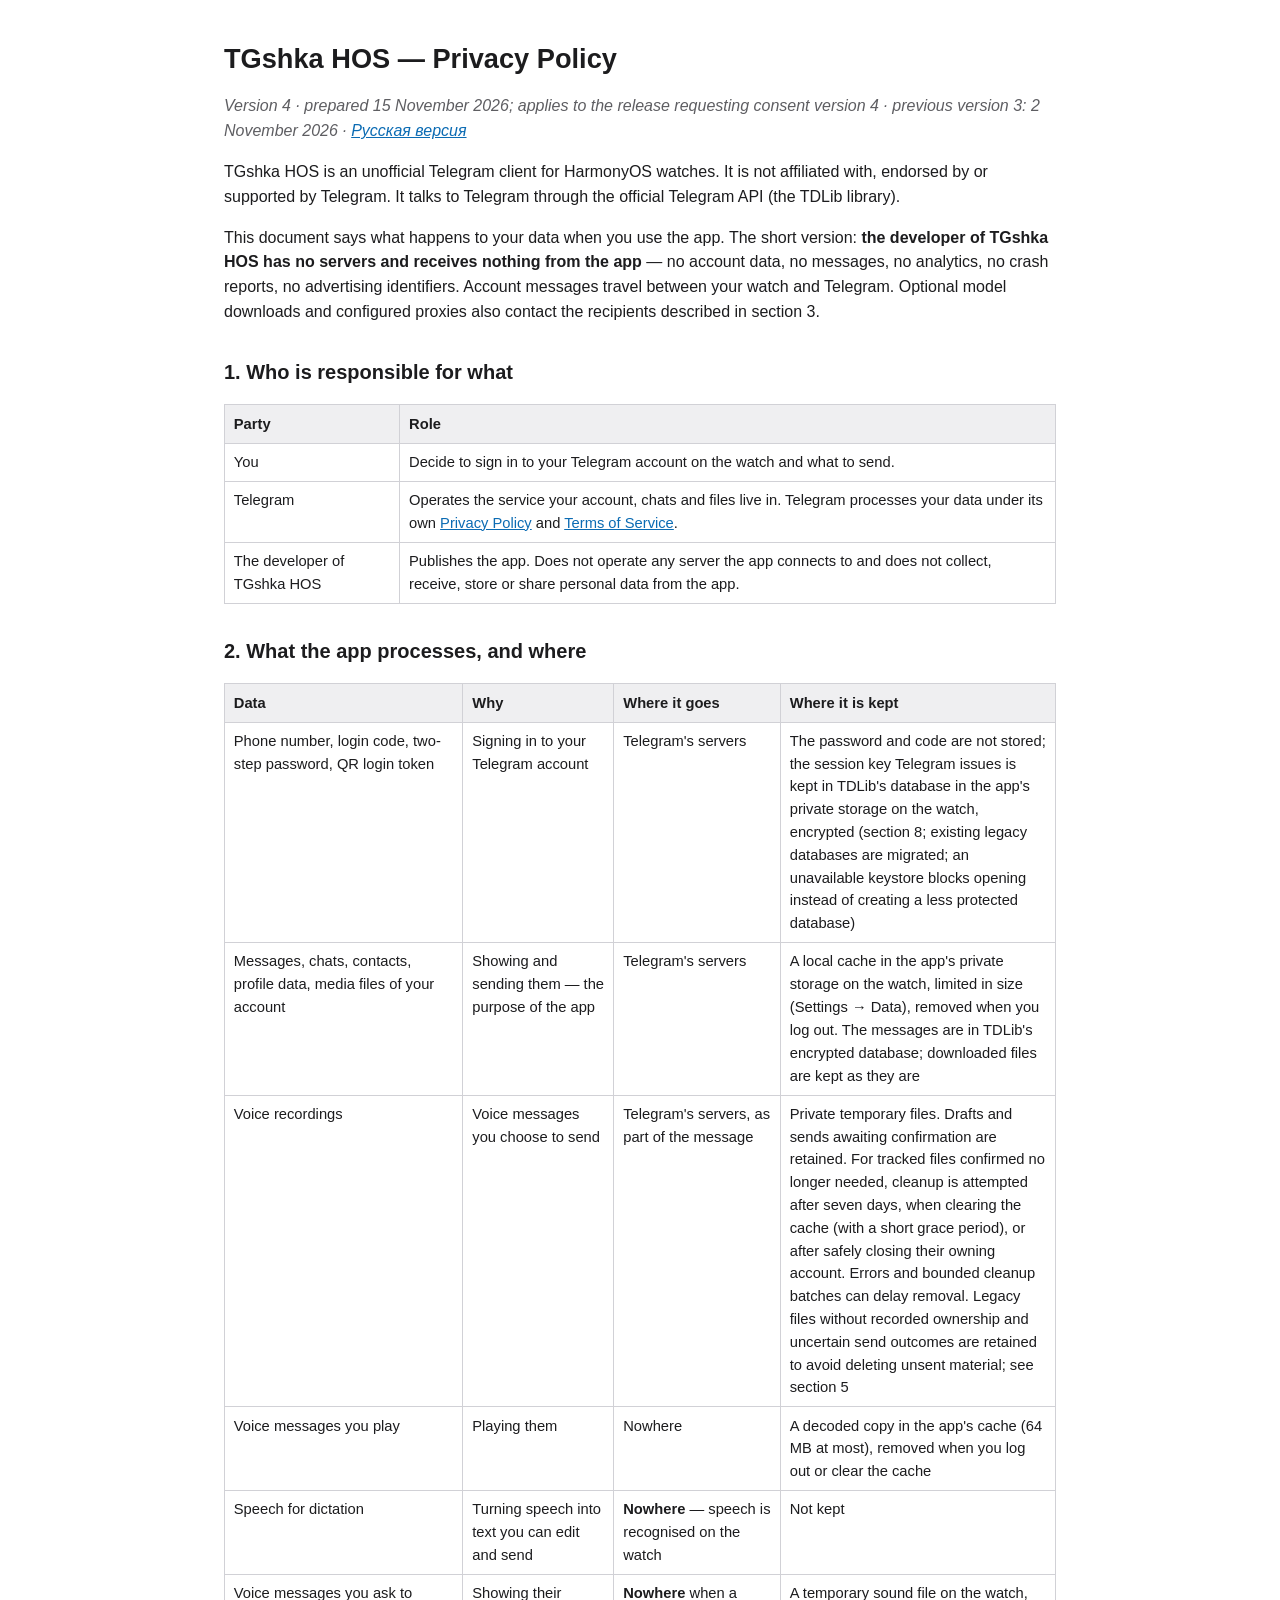
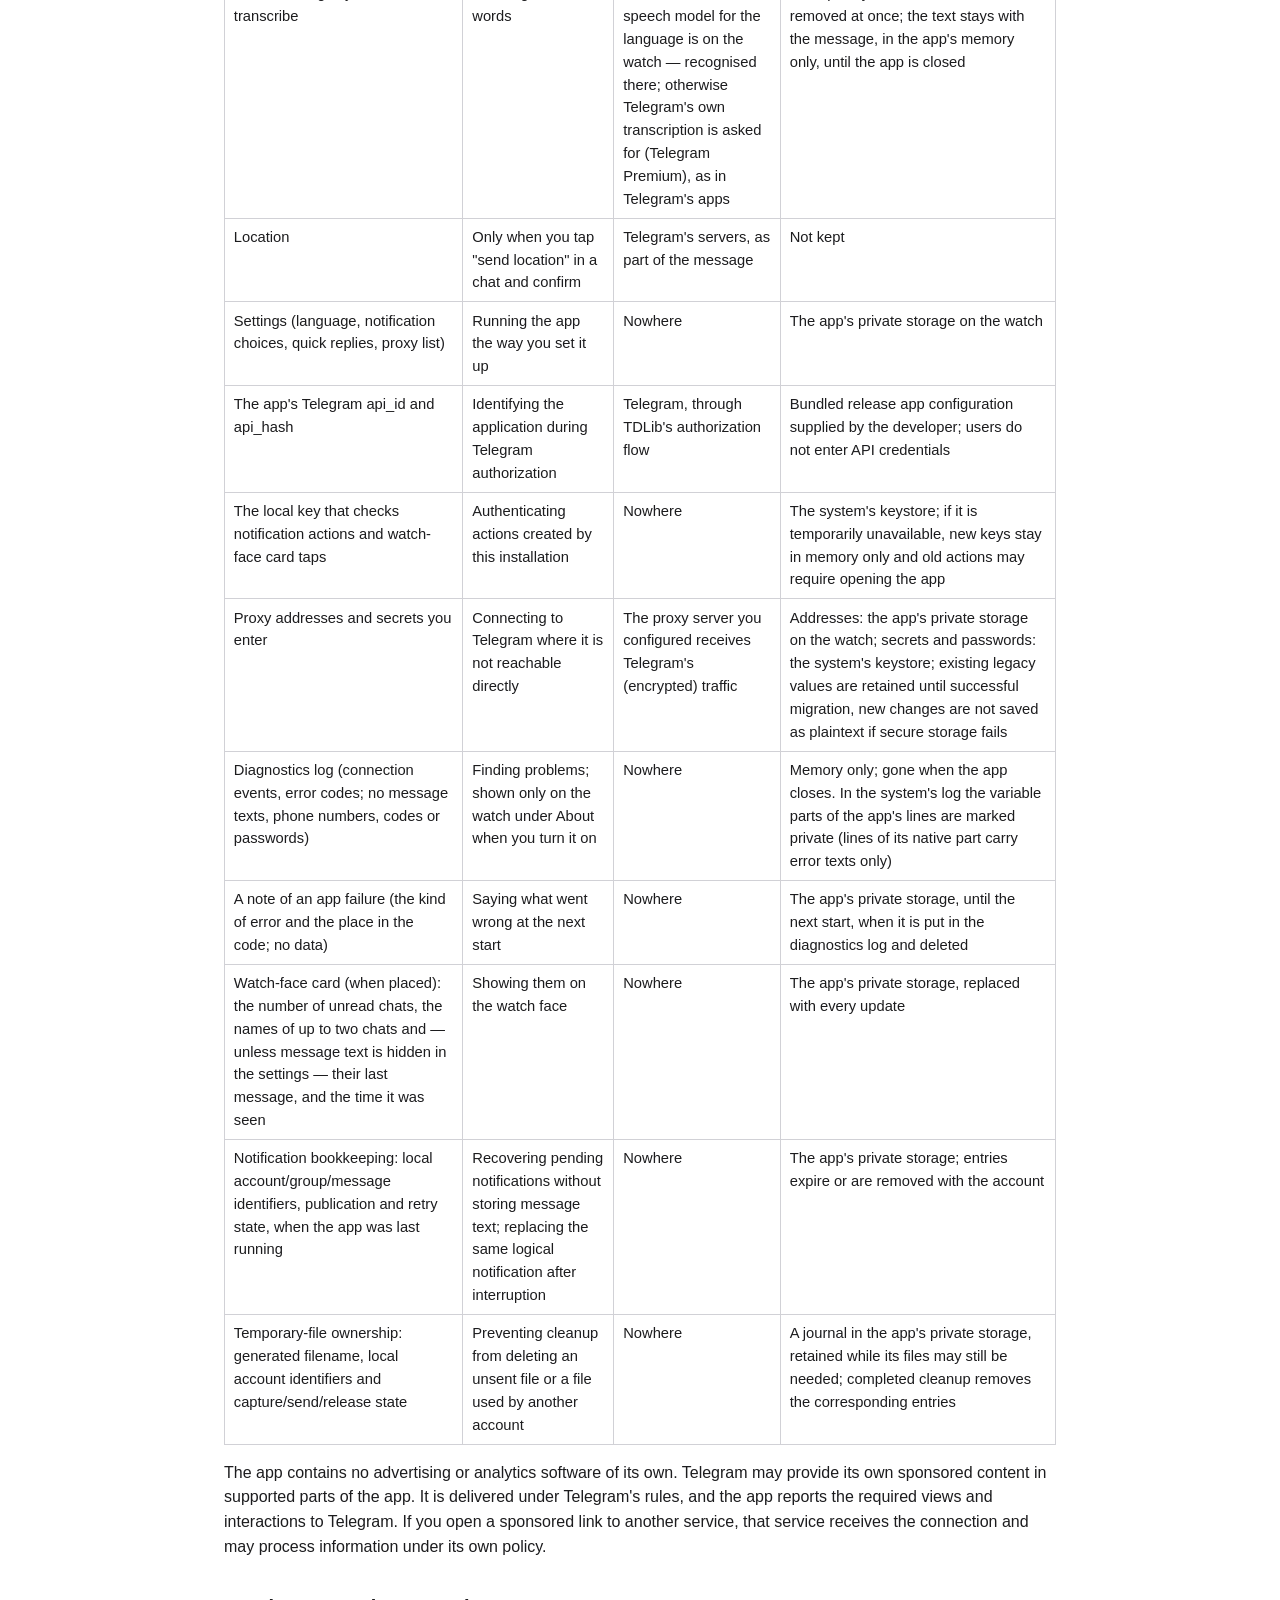
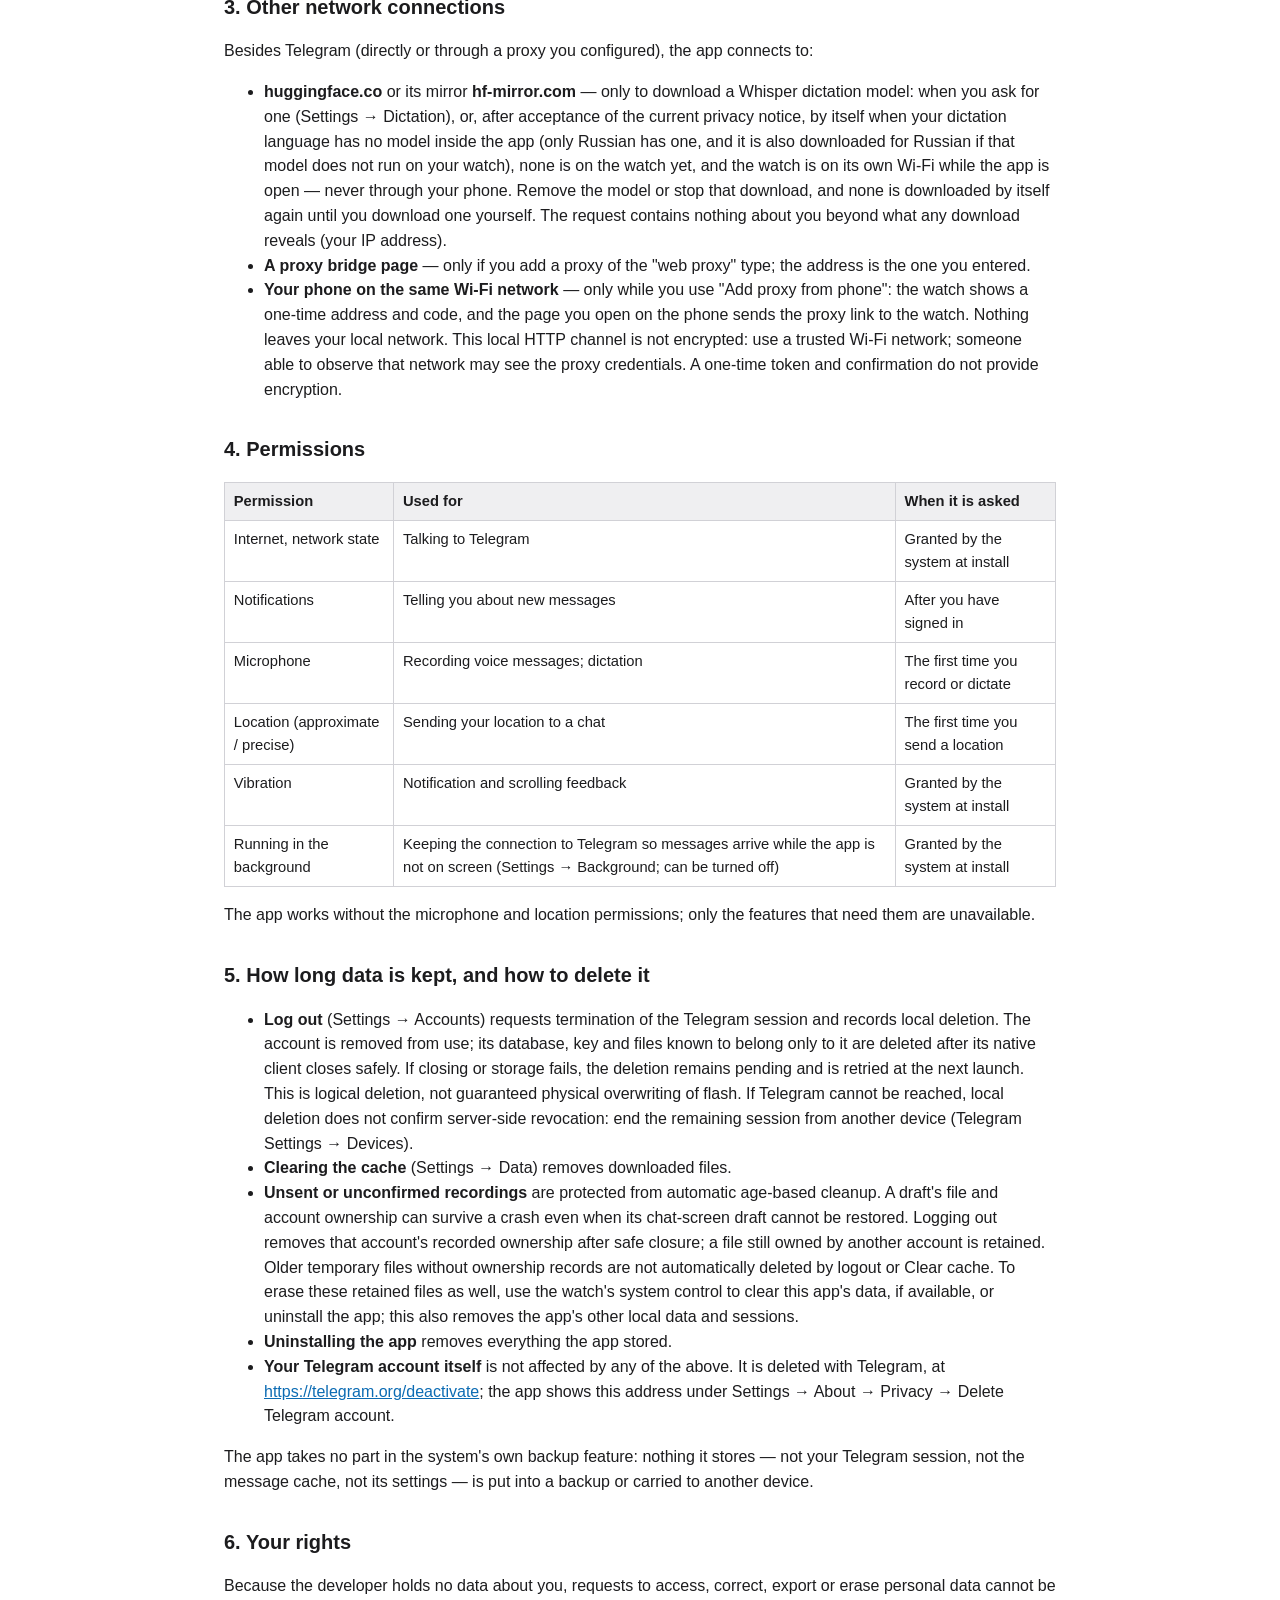
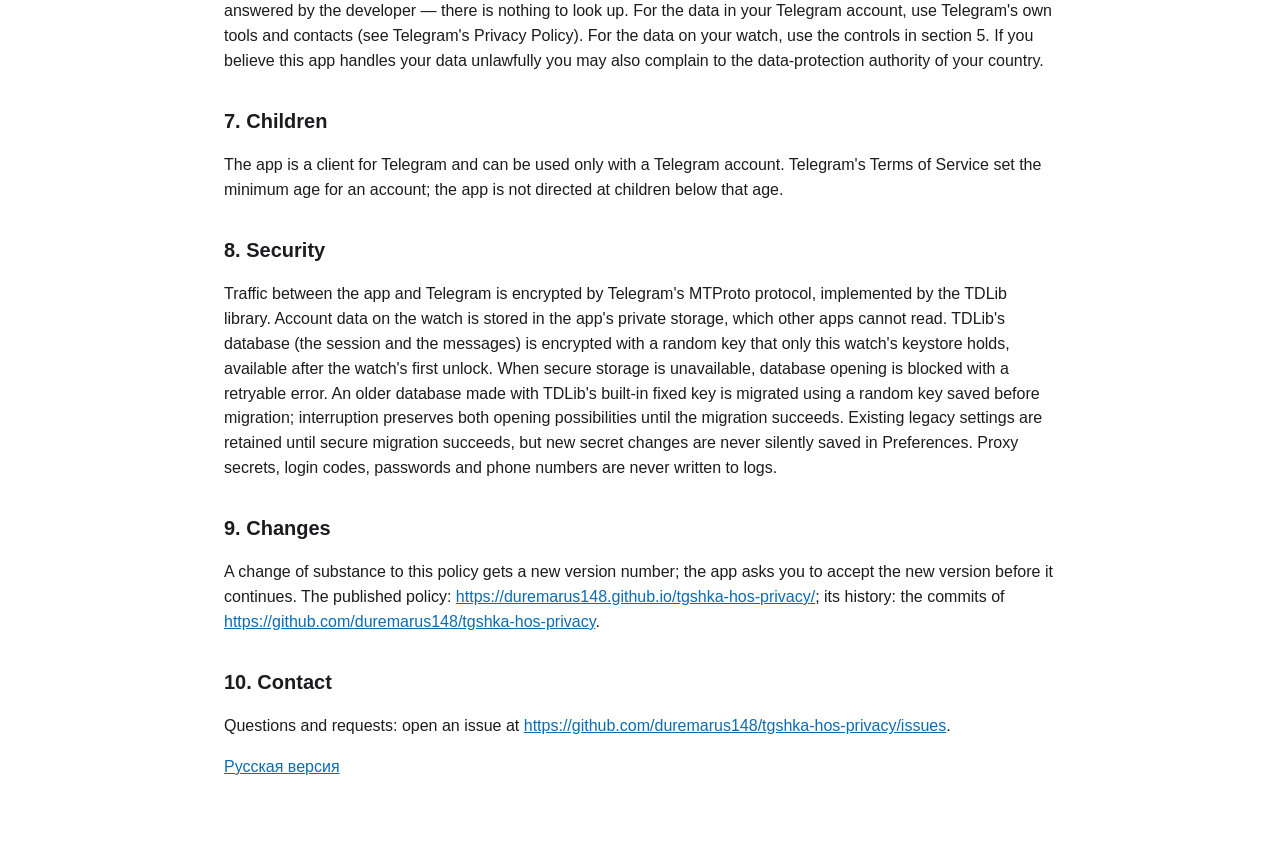
<file: index.html>
<!doctype html>
<html lang="en">
<head>
<meta charset="utf-8">
<meta name="viewport" content="width=device-width, initial-scale=1">
<title>TGshka HOS — Privacy Policy</title>
<link rel="alternate" hreflang="ru" href="ru/">
<style>
:root { color-scheme: light dark; --fg: #1c1c1e; --bg: #ffffff; --muted: #5e5e62; --line: #d1d1d6; --link: #0b6bb3; }
@media (prefers-color-scheme: dark) { :root { --fg: #f2f2f7; --bg: #000000; --muted: #a0a0a5; --line: #3a3a3c; --link: #6ab3f3; } }
body { margin: 0; background: var(--bg); color: var(--fg); font: 16px/1.55 -apple-system, "Segoe UI", Roboto, "Noto Sans", sans-serif; }
main { max-width: 52rem; margin: 0 auto; padding: 1.5rem 1rem 3rem; }
h1 { font-size: 1.7rem; line-height: 1.25; } h2 { font-size: 1.25rem; margin-top: 2rem; }
a { color: var(--link); } .meta { color: var(--muted); }
.table { overflow-x: auto; } table { border-collapse: collapse; width: 100%; min-width: 34rem; font-size: 0.92rem; }
th, td { border: 1px solid var(--line); padding: 0.45rem 0.55rem; vertical-align: top; text-align: left; }
th { background: color-mix(in srgb, var(--line) 35%, transparent); }
</style>
</head>
<body>
<main>
<h1>TGshka HOS — Privacy Policy</h1>
<p class="meta"><em>Version 4 · prepared 15 November 2026; applies to the release requesting consent version 4 · previous version 3: 2 November 2026 · <a href="ru/">Русская версия</a></em></p>
<p>TGshka HOS is an unofficial Telegram client for HarmonyOS watches. It is not affiliated with, endorsed by or supported by Telegram. It talks to Telegram through the official Telegram API (the TDLib library).</p>
<p>This document says what happens to your data when you use the app. The short version: <strong>the developer of TGshka HOS has no servers and receives nothing from the app</strong> — no account data, no messages, no analytics, no crash reports, no advertising identifiers. Account messages travel between your watch and Telegram. Optional model downloads and configured proxies also contact the recipients described in section 3.</p>
<h2>1. Who is responsible for what</h2>
<div class="table"><table><thead><tr><th>Party</th><th>Role</th></tr></thead><tbody>
<tr><td>You</td><td>Decide to sign in to your Telegram account on the watch and what to send.</td></tr>
<tr><td>Telegram</td><td>Operates the service your account, chats and files live in. Telegram processes your data under its own <a href="https://telegram.org/privacy">Privacy Policy</a> and <a href="https://telegram.org/tos">Terms of Service</a>.</td></tr>
<tr><td>The developer of TGshka HOS</td><td>Publishes the app. Does not operate any server the app connects to and does not collect, receive, store or share personal data from the app.</td></tr>
</tbody></table></div>
<h2>2. What the app processes, and where</h2>
<div class="table"><table><thead><tr><th>Data</th><th>Why</th><th>Where it goes</th><th>Where it is kept</th></tr></thead><tbody>
<tr><td>Phone number, login code, two-step password, QR login token</td><td>Signing in to your Telegram account</td><td>Telegram's servers</td><td>The password and code are not stored; the session key Telegram issues is kept in TDLib's database in the app's private storage on the watch, encrypted (section 8; existing legacy databases are migrated; an unavailable keystore blocks opening instead of creating a less protected database)</td></tr>
<tr><td>Messages, chats, contacts, profile data, media files of your account</td><td>Showing and sending them — the purpose of the app</td><td>Telegram's servers</td><td>A local cache in the app's private storage on the watch, limited in size (Settings → Data), removed when you log out. The messages are in TDLib's encrypted database; downloaded files are kept as they are</td></tr>
<tr><td>Voice recordings</td><td>Voice messages you choose to send</td><td>Telegram's servers, as part of the message</td><td>Private temporary files. Drafts and sends awaiting confirmation are retained. For tracked files confirmed no longer needed, cleanup is attempted after seven days, when clearing the cache (with a short grace period), or after safely closing their owning account. Errors and bounded cleanup batches can delay removal. Legacy files without recorded ownership and uncertain send outcomes are retained to avoid deleting unsent material; see section 5</td></tr>
<tr><td>Voice messages you play</td><td>Playing them</td><td>Nowhere</td><td>A decoded copy in the app's cache (64 MB at most), removed when you log out or clear the cache</td></tr>
<tr><td>Speech for dictation</td><td>Turning speech into text you can edit and send</td><td><strong>Nowhere</strong> — speech is recognised on the watch</td><td>Not kept</td></tr>
<tr><td>Voice messages you ask to transcribe</td><td>Showing their words</td><td><strong>Nowhere</strong> when a speech model for the language is on the watch — recognised there; otherwise Telegram's own transcription is asked for (Telegram Premium), as in Telegram's apps</td><td>A temporary sound file on the watch, removed at once; the text stays with the message, in the app's memory only, until the app is closed</td></tr>
<tr><td>Location</td><td>Only when you tap "send location" in a chat and confirm</td><td>Telegram's servers, as part of the message</td><td>Not kept</td></tr>
<tr><td>Settings (language, notification choices, quick replies, proxy list)</td><td>Running the app the way you set it up</td><td>Nowhere</td><td>The app's private storage on the watch</td></tr>
<tr><td>The app's Telegram api_id and api_hash</td><td>Identifying the application during Telegram authorization</td><td>Telegram, through TDLib's authorization flow</td><td>Bundled release app configuration supplied by the developer; users do not enter API credentials</td></tr>
<tr><td>The local key that checks notification actions and watch-face card taps</td><td>Authenticating actions created by this installation</td><td>Nowhere</td><td>The system's keystore; if it is temporarily unavailable, new keys stay in memory only and old actions may require opening the app</td></tr>
<tr><td>Proxy addresses and secrets you enter</td><td>Connecting to Telegram where it is not reachable directly</td><td>The proxy server you configured receives Telegram's (encrypted) traffic</td><td>Addresses: the app's private storage on the watch; secrets and passwords: the system's keystore; existing legacy values are retained until successful migration, new changes are not saved as plaintext if secure storage fails</td></tr>
<tr><td>Diagnostics log (connection events, error codes; no message texts, phone numbers, codes or passwords)</td><td>Finding problems; shown only on the watch under About when you turn it on</td><td>Nowhere</td><td>Memory only; gone when the app closes. In the system's log the variable parts of the app's lines are marked private (lines of its native part carry error texts only)</td></tr>
<tr><td>A note of an app failure (the kind of error and the place in the code; no data)</td><td>Saying what went wrong at the next start</td><td>Nowhere</td><td>The app's private storage, until the next start, when it is put in the diagnostics log and deleted</td></tr>
<tr><td>Watch-face card (when placed): the number of unread chats, the names of up to two chats and — unless message text is hidden in the settings — their last message, and the time it was seen</td><td>Showing them on the watch face</td><td>Nowhere</td><td>The app's private storage, replaced with every update</td></tr>
<tr><td>Notification bookkeeping: local account/group/message identifiers, publication and retry state, when the app was last running</td><td>Recovering pending notifications without storing message text; replacing the same logical notification after interruption</td><td>Nowhere</td><td>The app's private storage; entries expire or are removed with the account</td></tr>
<tr><td>Temporary-file ownership: generated filename, local account identifiers and capture/send/release state</td><td>Preventing cleanup from deleting an unsent file or a file used by another account</td><td>Nowhere</td><td>A journal in the app's private storage, retained while its files may still be needed; completed cleanup removes the corresponding entries</td></tr>
</tbody></table></div>
<p>The app contains no advertising or analytics software of its own. Telegram may provide its own sponsored content in supported parts of the app. It is delivered under Telegram's rules, and the app reports the required views and interactions to Telegram. If you open a sponsored link to another service, that service receives the connection and may process information under its own policy.</p>
<h2>3. Other network connections</h2>
<p>Besides Telegram (directly or through a proxy you configured), the app connects to:</p>
<ul><li><strong>huggingface.co</strong> or its mirror <strong>hf-mirror.com</strong> — only to download a Whisper dictation model: when you ask for one (Settings → Dictation), or, after acceptance of the current privacy notice, by itself when your dictation language has no model inside the app (only Russian has one, and it is also downloaded for Russian if that model does not run on your watch), none is on the watch yet, and the watch is on its own Wi‑Fi while the app is open — never through your phone. Remove the model or stop that download, and none is downloaded by itself again until you download one yourself. The request contains nothing about you beyond what any download reveals (your IP address).</li><li><strong>A proxy bridge page</strong> — only if you add a proxy of the "web proxy" type; the address is the one you entered.</li><li><strong>Your phone on the same Wi-Fi network</strong> — only while you use "Add proxy from phone": the watch shows a one-time address and code, and the page you open on the phone sends the proxy link to the watch. Nothing leaves your local network. This local HTTP channel is not encrypted: use a trusted Wi-Fi network; someone able to observe that network may see the proxy credentials. A one-time token and confirmation do not provide encryption.</li></ul>
<h2>4. Permissions</h2>
<div class="table"><table><thead><tr><th>Permission</th><th>Used for</th><th>When it is asked</th></tr></thead><tbody>
<tr><td>Internet, network state</td><td>Talking to Telegram</td><td>Granted by the system at install</td></tr>
<tr><td>Notifications</td><td>Telling you about new messages</td><td>After you have signed in</td></tr>
<tr><td>Microphone</td><td>Recording voice messages; dictation</td><td>The first time you record or dictate</td></tr>
<tr><td>Location (approximate / precise)</td><td>Sending your location to a chat</td><td>The first time you send a location</td></tr>
<tr><td>Vibration</td><td>Notification and scrolling feedback</td><td>Granted by the system at install</td></tr>
<tr><td>Running in the background</td><td>Keeping the connection to Telegram so messages arrive while the app is not on screen (Settings → Background; can be turned off)</td><td>Granted by the system at install</td></tr>
</tbody></table></div>
<p>The app works without the microphone and location permissions; only the features that need them are unavailable.</p>
<h2>5. How long data is kept, and how to delete it</h2>
<ul><li><strong>Log out</strong> (Settings → Accounts) requests termination of the Telegram session and records local deletion. The account is removed from use; its database, key and files known to belong only to it are deleted after its native client closes safely. If closing or storage fails, the deletion remains pending and is retried at the next launch. This is logical deletion, not guaranteed physical overwriting of flash. If Telegram cannot be reached, local deletion does not confirm server-side revocation: end the remaining session from another device (Telegram Settings → Devices).</li><li><strong>Clearing the cache</strong> (Settings → Data) removes downloaded files.</li><li><strong>Unsent or unconfirmed recordings</strong> are protected from automatic age-based cleanup. A draft's file and account ownership can survive a crash even when its chat-screen draft cannot be restored. Logging out removes that account's recorded ownership after safe closure; a file still owned by another account is retained. Older temporary files without ownership records are not automatically deleted by logout or Clear cache. To erase these retained files as well, use the watch's system control to clear this app's data, if available, or uninstall the app; this also removes the app's other local data and sessions.</li><li><strong>Uninstalling the app</strong> removes everything the app stored.</li><li><strong>Your Telegram account itself</strong> is not affected by any of the above. It is deleted with Telegram, at <a href="https://telegram.org/deactivate">https://telegram.org/deactivate</a>; the app shows this address under Settings → About → Privacy → Delete Telegram account.</li></ul>
<p>The app takes no part in the system's own backup feature: nothing it stores — not your Telegram session, not the message cache, not its settings — is put into a backup or carried to another device.</p>
<h2>6. Your rights</h2>
<p>Because the developer holds no data about you, requests to access, correct, export or erase personal data cannot be answered by the developer — there is nothing to look up. For the data in your Telegram account, use Telegram's own tools and contacts (see Telegram's Privacy Policy). For the data on your watch, use the controls in section 5. If you believe this app handles your data unlawfully you may also complain to the data-protection authority of your country.</p>
<h2>7. Children</h2>
<p>The app is a client for Telegram and can be used only with a Telegram account. Telegram's Terms of Service set the minimum age for an account; the app is not directed at children below that age.</p>
<h2>8. Security</h2>
<p>Traffic between the app and Telegram is encrypted by Telegram's MTProto protocol, implemented by the TDLib library. Account data on the watch is stored in the app's private storage, which other apps cannot read. TDLib's database (the session and the messages) is encrypted with a random key that only this watch's keystore holds, available after the watch's first unlock. When secure storage is unavailable, database opening is blocked with a retryable error. An older database made with TDLib's built-in fixed key is migrated using a random key saved before migration; interruption preserves both opening possibilities until the migration succeeds. Existing legacy settings are retained until secure migration succeeds, but new secret changes are never silently saved in Preferences. Proxy secrets, login codes, passwords and phone numbers are never written to logs.</p>
<h2>9. Changes</h2>
<p>A change of substance to this policy gets a new version number; the app asks you to accept the new version before it continues. The published policy: <a href="https://duremarus148.github.io/tgshka-hos-privacy/">https://duremarus148.github.io/tgshka-hos-privacy/</a>; its history: the commits of <a href="https://github.com/duremarus148/tgshka-hos-privacy">https://github.com/duremarus148/tgshka-hos-privacy</a>.</p>
<h2>10. Contact</h2>
<p>Questions and requests: open an issue at <a href="https://github.com/duremarus148/tgshka-hos-privacy/issues">https://github.com/duremarus148/tgshka-hos-privacy/issues</a>.</p>
<p class="meta"><a href="ru/">Русская версия</a></p>
</main>
</body>
</html>
</file>
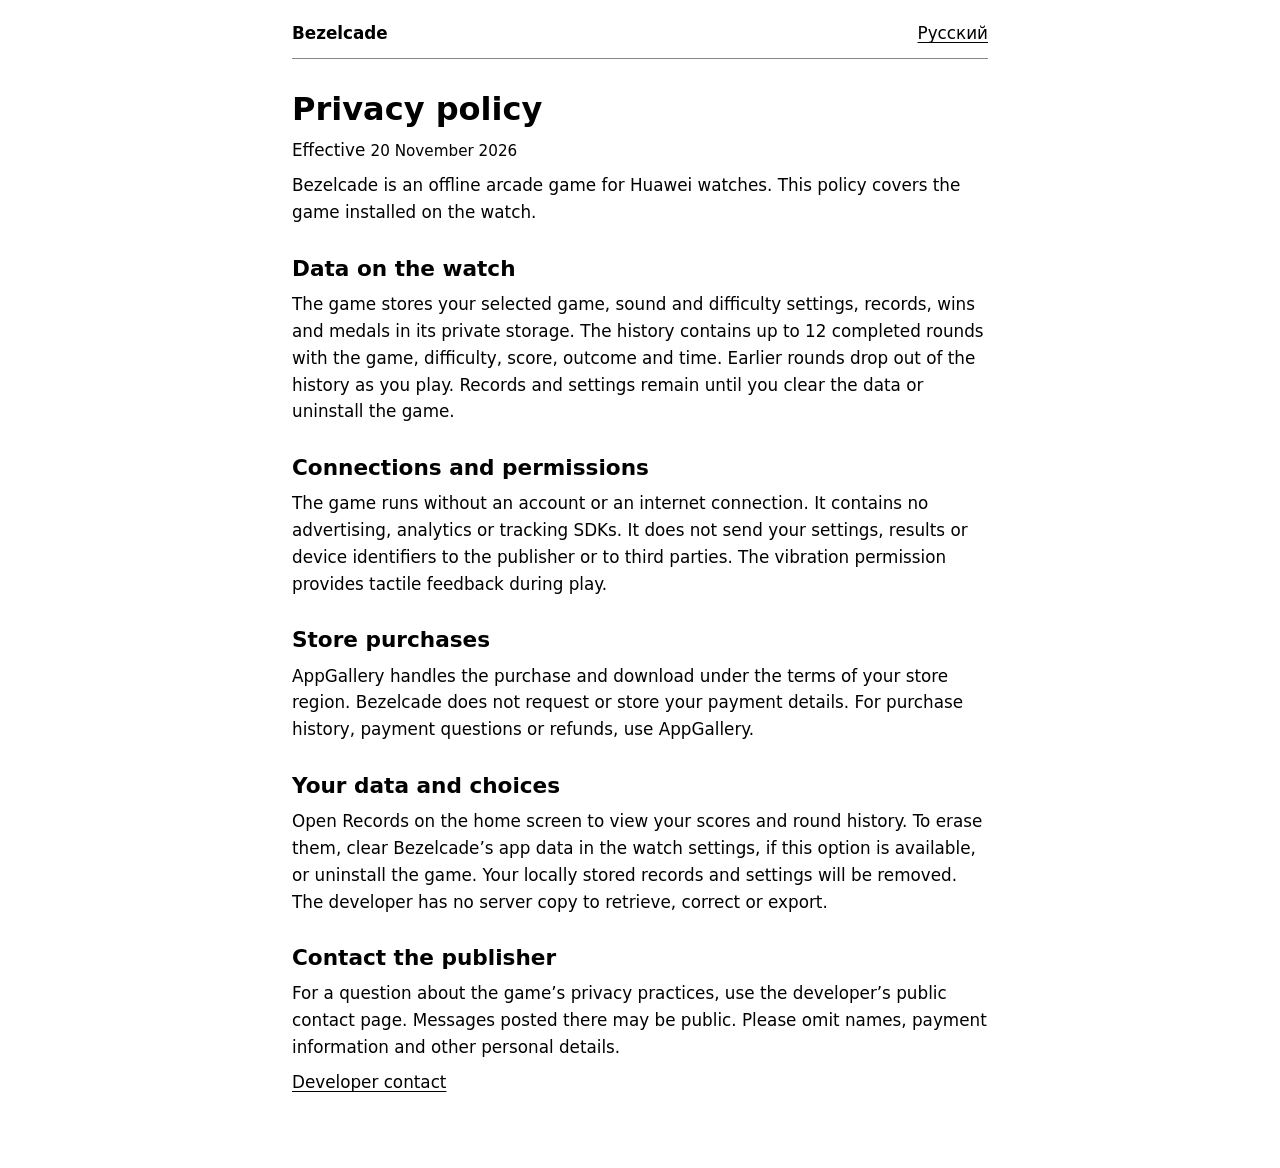
<file: bezelcade/index.html>
<!doctype html>
<html lang="en">
<head>
<meta charset="utf-8">
<meta name="viewport" content="width=device-width, initial-scale=1">
<title>Bezelcade | Privacy policy</title>
<link rel="stylesheet" href="policy.css">
</head>
<body>
<header><strong>Bezelcade</strong><a lang="ru" hreflang="ru" href="ru/">Русский</a></header>
<main>
<h1>Privacy policy</h1>
<p>Effective <time datetime="2026-11-20">20 November 2026</time></p>
<p>Bezelcade is an offline arcade game for Huawei watches. This policy covers the game installed on the watch.</p>
<h2>Data on the watch</h2><p>The game stores your selected game, sound and difficulty settings, records, wins and medals in its private storage. The history contains up to 12 completed rounds with the game, difficulty, score, outcome and time. Earlier rounds drop out of the history as you play. Records and settings remain until you clear the data or uninstall the game.</p>
<h2>Connections and permissions</h2><p>The game runs without an account or an internet connection. It contains no advertising, analytics or tracking SDKs. It does not send your settings, results or device identifiers to the publisher or to third parties. The vibration permission provides tactile feedback during play.</p>
<h2>Store purchases</h2><p>AppGallery handles the purchase and download under the terms of your store region. Bezelcade does not request or store your payment details. For purchase history, payment questions or refunds, use AppGallery.</p>
<h2 id="rights">Your data and choices</h2><p>Open Records on the home screen to view your scores and round history. To erase them, clear Bezelcade’s app data in the watch settings, if this option is available, or uninstall the game. Your locally stored records and settings will be removed. The developer has no server copy to retrieve, correct or export.</p>
<h2>Contact the publisher</h2><p>For a question about the game’s privacy practices, use the developer’s public contact page. Messages posted there may be public. Please omit names, payment information and other personal details.</p>
<p><a href="https://github.com/duremarus148/tgshka-hos-privacy/issues">Developer contact</a></p>
</main>
</body>
</html>
</file>
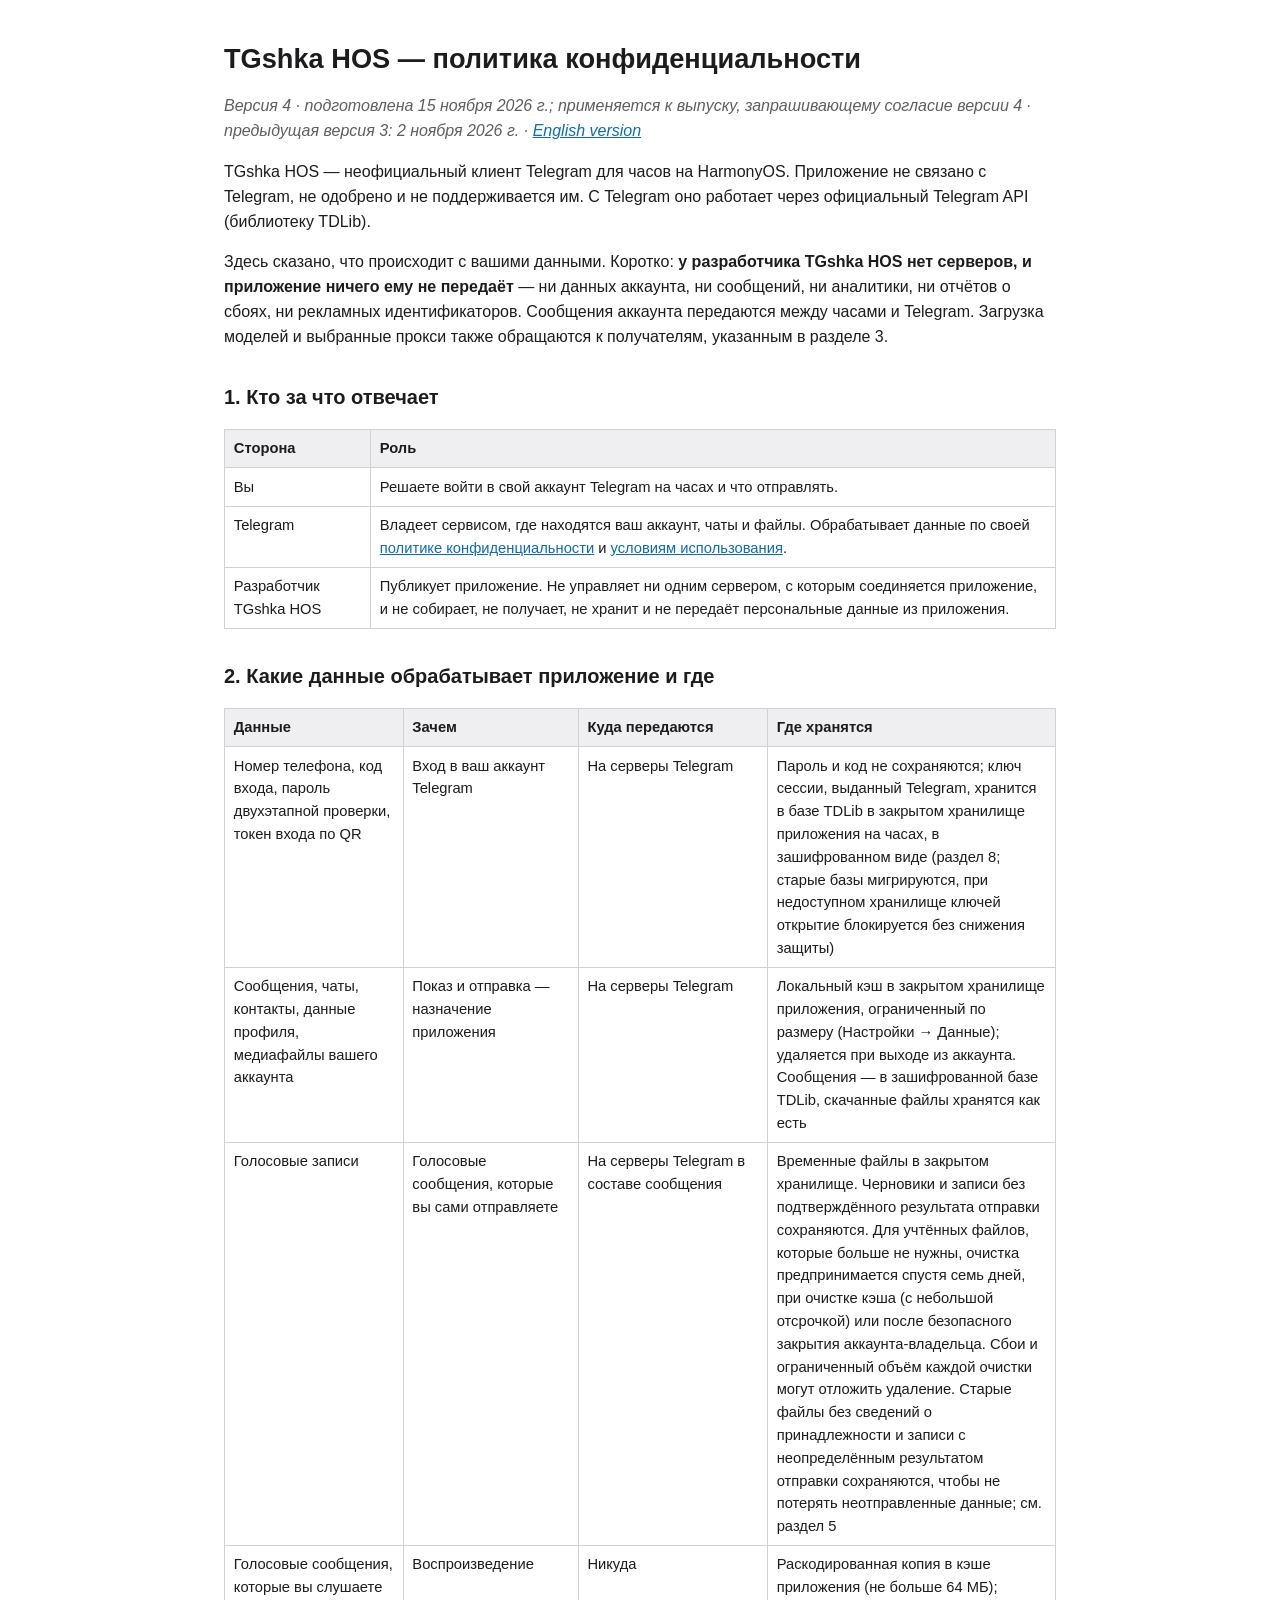
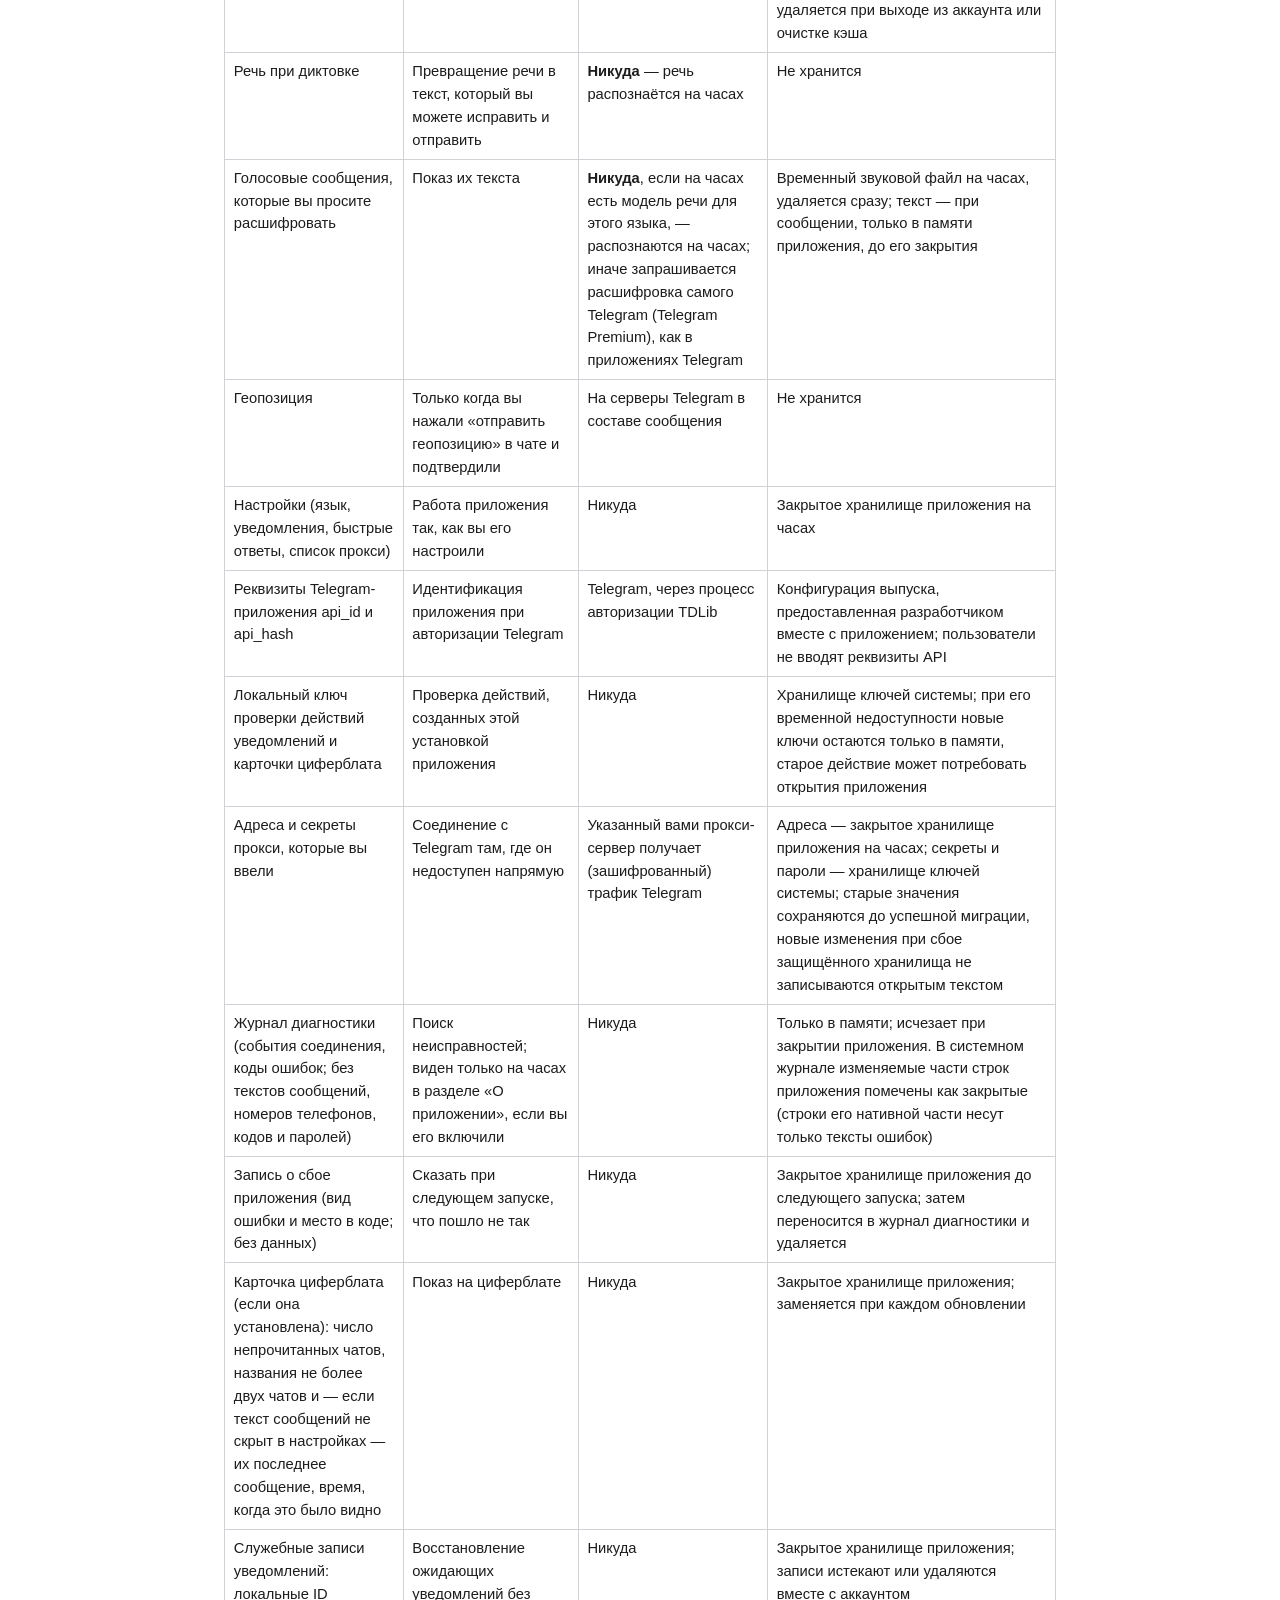
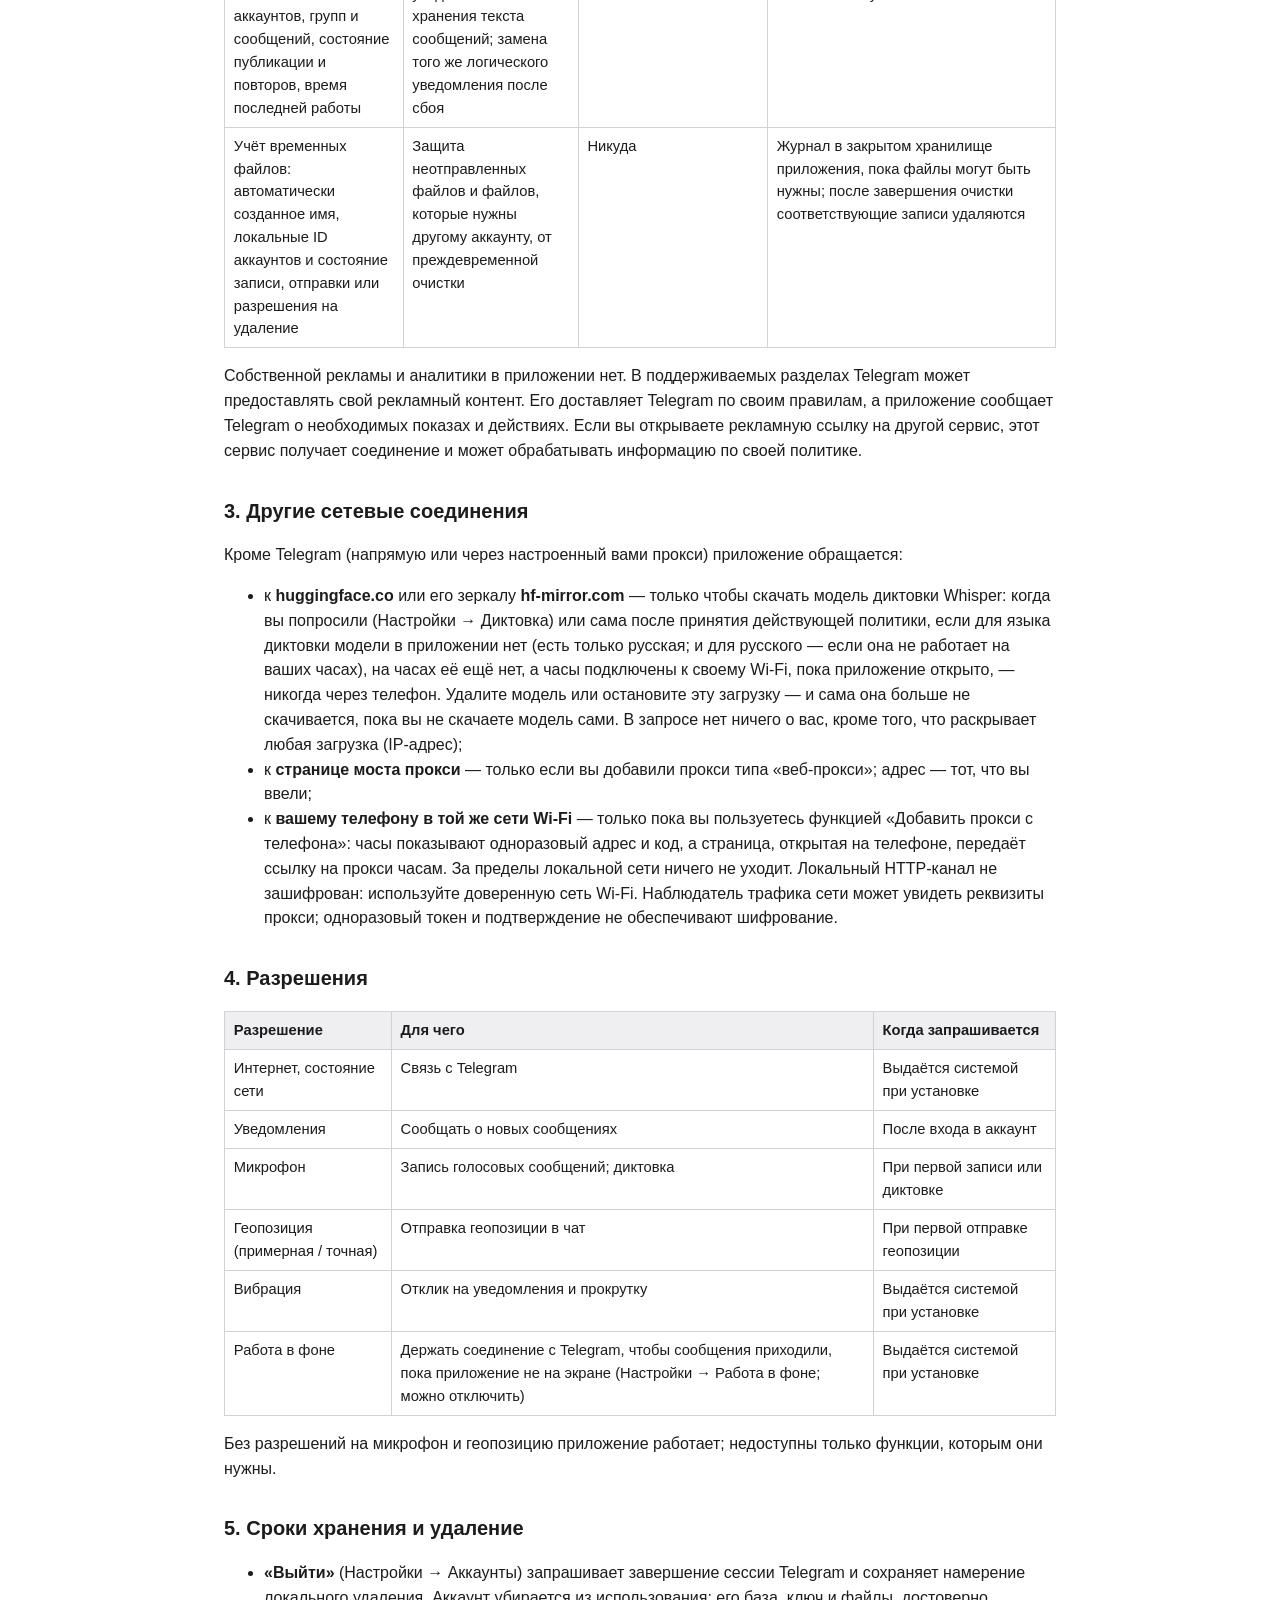
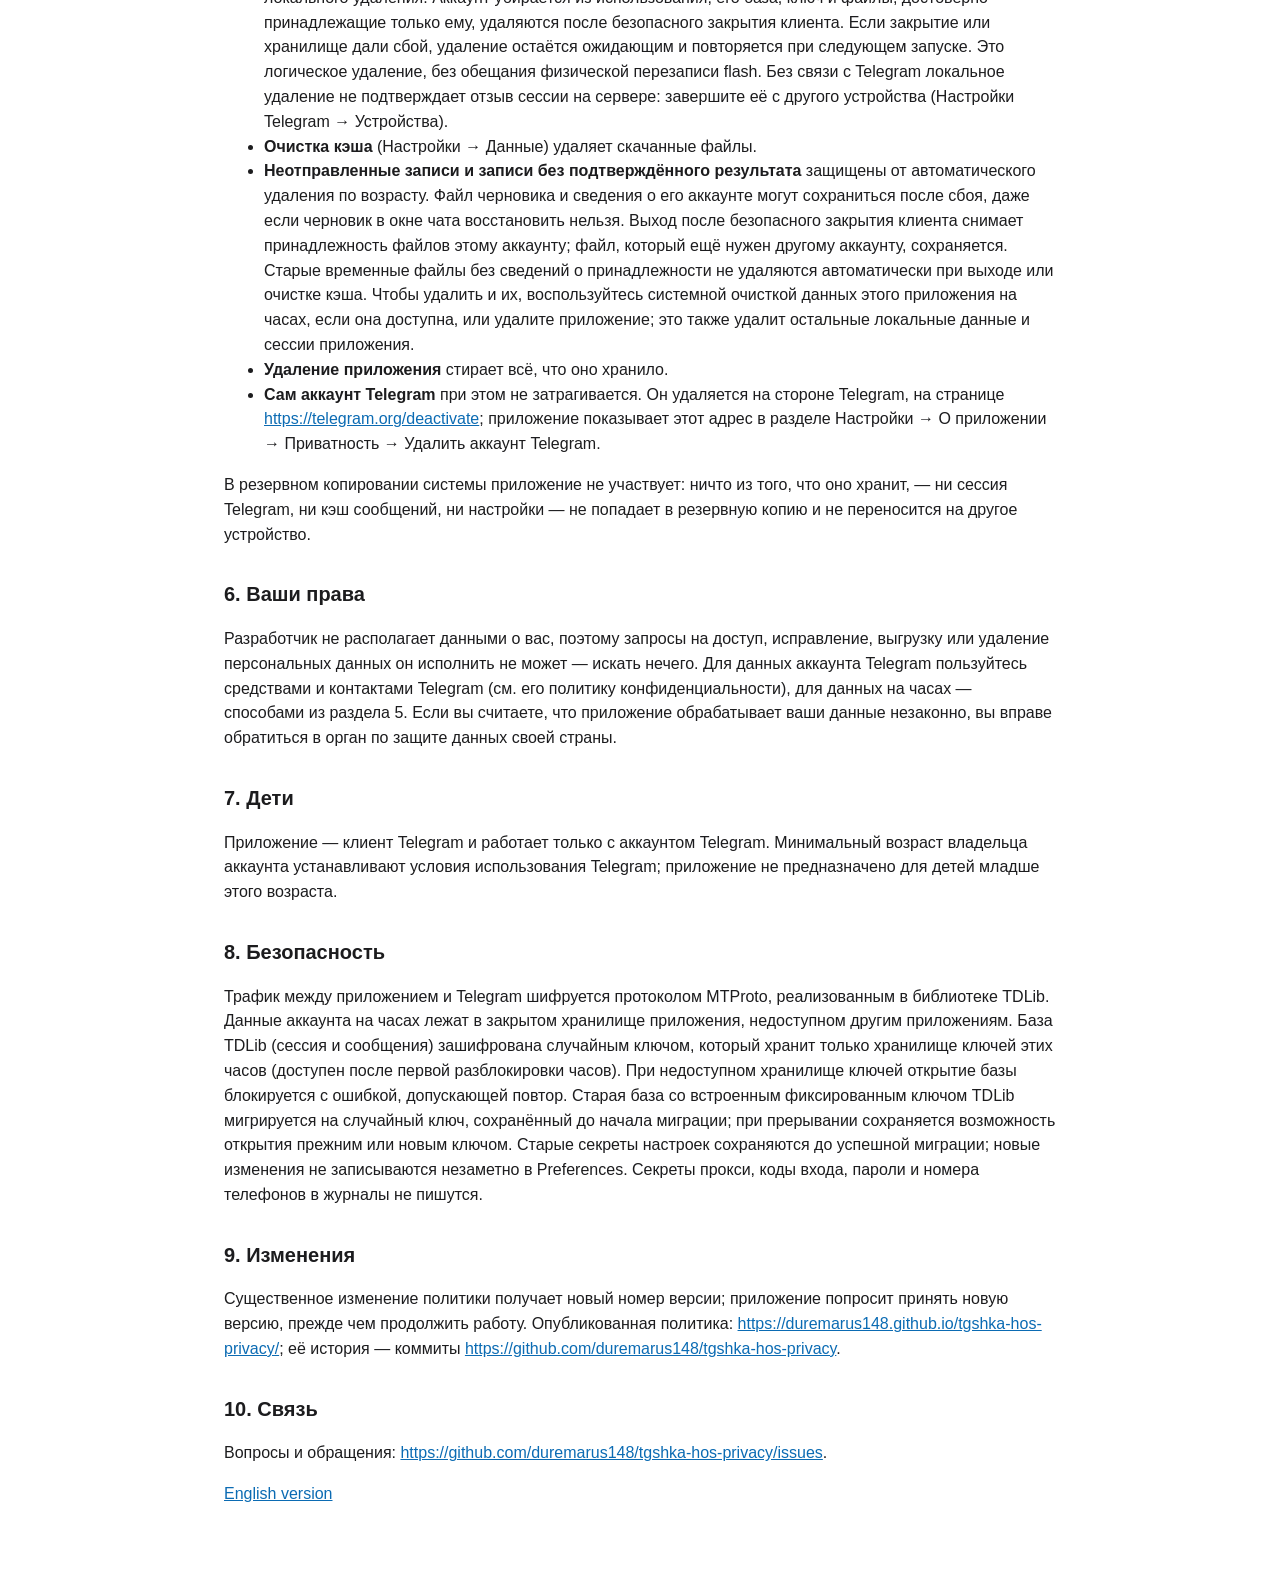
<file: ru/index.html>
<!doctype html>
<html lang="ru">
<head>
<meta charset="utf-8">
<meta name="viewport" content="width=device-width, initial-scale=1">
<title>TGshka HOS — политика конфиденциальности</title>
<link rel="alternate" hreflang="en" href="../">
<style>
:root { color-scheme: light dark; --fg: #1c1c1e; --bg: #ffffff; --muted: #5e5e62; --line: #d1d1d6; --link: #0b6bb3; }
@media (prefers-color-scheme: dark) { :root { --fg: #f2f2f7; --bg: #000000; --muted: #a0a0a5; --line: #3a3a3c; --link: #6ab3f3; } }
body { margin: 0; background: var(--bg); color: var(--fg); font: 16px/1.55 -apple-system, "Segoe UI", Roboto, "Noto Sans", sans-serif; }
main { max-width: 52rem; margin: 0 auto; padding: 1.5rem 1rem 3rem; }
h1 { font-size: 1.7rem; line-height: 1.25; } h2 { font-size: 1.25rem; margin-top: 2rem; }
a { color: var(--link); } .meta { color: var(--muted); }
.table { overflow-x: auto; } table { border-collapse: collapse; width: 100%; min-width: 34rem; font-size: 0.92rem; }
th, td { border: 1px solid var(--line); padding: 0.45rem 0.55rem; vertical-align: top; text-align: left; }
th { background: color-mix(in srgb, var(--line) 35%, transparent); }
</style>
</head>
<body>
<main>
<h1>TGshka HOS — политика конфиденциальности</h1>
<p class="meta"><em>Версия 4 · подготовлена 15 ноября 2026 г.; применяется к выпуску, запрашивающему согласие версии 4 · предыдущая версия 3: 2 ноября 2026 г. · <a href="../">English version</a></em></p>
<p>TGshka HOS — неофициальный клиент Telegram для часов на HarmonyOS. Приложение не связано с Telegram, не одобрено и не поддерживается им. С Telegram оно работает через официальный Telegram API (библиотеку TDLib).</p>
<p>Здесь сказано, что происходит с вашими данными. Коротко: <strong>у разработчика TGshka HOS нет серверов, и приложение ничего ему не передаёт</strong> — ни данных аккаунта, ни сообщений, ни аналитики, ни отчётов о сбоях, ни рекламных идентификаторов. Сообщения аккаунта передаются между часами и Telegram. Загрузка моделей и выбранные прокси также обращаются к получателям, указанным в разделе 3.</p>
<h2>1. Кто за что отвечает</h2>
<div class="table"><table><thead><tr><th>Сторона</th><th>Роль</th></tr></thead><tbody>
<tr><td>Вы</td><td>Решаете войти в свой аккаунт Telegram на часах и что отправлять.</td></tr>
<tr><td>Telegram</td><td>Владеет сервисом, где находятся ваш аккаунт, чаты и файлы. Обрабатывает данные по своей <a href="https://telegram.org/privacy">политике конфиденциальности</a> и <a href="https://telegram.org/tos">условиям использования</a>.</td></tr>
<tr><td>Разработчик TGshka HOS</td><td>Публикует приложение. Не управляет ни одним сервером, с которым соединяется приложение, и не собирает, не получает, не хранит и не передаёт персональные данные из приложения.</td></tr>
</tbody></table></div>
<h2>2. Какие данные обрабатывает приложение и где</h2>
<div class="table"><table><thead><tr><th>Данные</th><th>Зачем</th><th>Куда передаются</th><th>Где хранятся</th></tr></thead><tbody>
<tr><td>Номер телефона, код входа, пароль двухэтапной проверки, токен входа по QR</td><td>Вход в ваш аккаунт Telegram</td><td>На серверы Telegram</td><td>Пароль и код не сохраняются; ключ сессии, выданный Telegram, хранится в базе TDLib в закрытом хранилище приложения на часах, в зашифрованном виде (раздел 8; старые базы мигрируются, при недоступном хранилище ключей открытие блокируется без снижения защиты)</td></tr>
<tr><td>Сообщения, чаты, контакты, данные профиля, медиафайлы вашего аккаунта</td><td>Показ и отправка — назначение приложения</td><td>На серверы Telegram</td><td>Локальный кэш в закрытом хранилище приложения, ограниченный по размеру (Настройки → Данные); удаляется при выходе из аккаунта. Сообщения — в зашифрованной базе TDLib, скачанные файлы хранятся как есть</td></tr>
<tr><td>Голосовые записи</td><td>Голосовые сообщения, которые вы сами отправляете</td><td>На серверы Telegram в составе сообщения</td><td>Временные файлы в закрытом хранилище. Черновики и записи без подтверждённого результата отправки сохраняются. Для учтённых файлов, которые больше не нужны, очистка предпринимается спустя семь дней, при очистке кэша (с небольшой отсрочкой) или после безопасного закрытия аккаунта-владельца. Сбои и ограниченный объём каждой очистки могут отложить удаление. Старые файлы без сведений о принадлежности и записи с неопределённым результатом отправки сохраняются, чтобы не потерять неотправленные данные; см. раздел 5</td></tr>
<tr><td>Голосовые сообщения, которые вы слушаете</td><td>Воспроизведение</td><td>Никуда</td><td>Раскодированная копия в кэше приложения (не больше 64 МБ); удаляется при выходе из аккаунта или очистке кэша</td></tr>
<tr><td>Речь при диктовке</td><td>Превращение речи в текст, который вы можете исправить и отправить</td><td><strong>Никуда</strong> — речь распознаётся на часах</td><td>Не хранится</td></tr>
<tr><td>Голосовые сообщения, которые вы просите расшифровать</td><td>Показ их текста</td><td><strong>Никуда</strong>, если на часах есть модель речи для этого языка, — распознаются на часах; иначе запрашивается расшифровка самого Telegram (Telegram Premium), как в приложениях Telegram</td><td>Временный звуковой файл на часах, удаляется сразу; текст — при сообщении, только в памяти приложения, до его закрытия</td></tr>
<tr><td>Геопозиция</td><td>Только когда вы нажали «отправить геопозицию» в чате и подтвердили</td><td>На серверы Telegram в составе сообщения</td><td>Не хранится</td></tr>
<tr><td>Настройки (язык, уведомления, быстрые ответы, список прокси)</td><td>Работа приложения так, как вы его настроили</td><td>Никуда</td><td>Закрытое хранилище приложения на часах</td></tr>
<tr><td>Реквизиты Telegram-приложения api_id и api_hash</td><td>Идентификация приложения при авторизации Telegram</td><td>Telegram, через процесс авторизации TDLib</td><td>Конфигурация выпуска, предоставленная разработчиком вместе с приложением; пользователи не вводят реквизиты API</td></tr>
<tr><td>Локальный ключ проверки действий уведомлений и карточки циферблата</td><td>Проверка действий, созданных этой установкой приложения</td><td>Никуда</td><td>Хранилище ключей системы; при его временной недоступности новые ключи остаются только в памяти, старое действие может потребовать открытия приложения</td></tr>
<tr><td>Адреса и секреты прокси, которые вы ввели</td><td>Соединение с Telegram там, где он недоступен напрямую</td><td>Указанный вами прокси-сервер получает (зашифрованный) трафик Telegram</td><td>Адреса — закрытое хранилище приложения на часах; секреты и пароли — хранилище ключей системы; старые значения сохраняются до успешной миграции, новые изменения при сбое защищённого хранилища не записываются открытым текстом</td></tr>
<tr><td>Журнал диагностики (события соединения, коды ошибок; без текстов сообщений, номеров телефонов, кодов и паролей)</td><td>Поиск неисправностей; виден только на часах в разделе «О приложении», если вы его включили</td><td>Никуда</td><td>Только в памяти; исчезает при закрытии приложения. В системном журнале изменяемые части строк приложения помечены как закрытые (строки его нативной части несут только тексты ошибок)</td></tr>
<tr><td>Запись о сбое приложения (вид ошибки и место в коде; без данных)</td><td>Сказать при следующем запуске, что пошло не так</td><td>Никуда</td><td>Закрытое хранилище приложения до следующего запуска; затем переносится в журнал диагностики и удаляется</td></tr>
<tr><td>Карточка циферблата (если она установлена): число непрочитанных чатов, названия не более двух чатов и — если текст сообщений не скрыт в настройках — их последнее сообщение, время, когда это было видно</td><td>Показ на циферблате</td><td>Никуда</td><td>Закрытое хранилище приложения; заменяется при каждом обновлении</td></tr>
<tr><td>Служебные записи уведомлений: локальные ID аккаунтов, групп и сообщений, состояние публикации и повторов, время последней работы</td><td>Восстановление ожидающих уведомлений без хранения текста сообщений; замена того же логического уведомления после сбоя</td><td>Никуда</td><td>Закрытое хранилище приложения; записи истекают или удаляются вместе с аккаунтом</td></tr>
<tr><td>Учёт временных файлов: автоматически созданное имя, локальные ID аккаунтов и состояние записи, отправки или разрешения на удаление</td><td>Защита неотправленных файлов и файлов, которые нужны другому аккаунту, от преждевременной очистки</td><td>Никуда</td><td>Журнал в закрытом хранилище приложения, пока файлы могут быть нужны; после завершения очистки соответствующие записи удаляются</td></tr>
</tbody></table></div>
<p>Собственной рекламы и аналитики в приложении нет. В поддерживаемых разделах Telegram может предоставлять свой рекламный контент. Его доставляет Telegram по своим правилам, а приложение сообщает Telegram о необходимых показах и действиях. Если вы открываете рекламную ссылку на другой сервис, этот сервис получает соединение и может обрабатывать информацию по своей политике.</p>
<h2>3. Другие сетевые соединения</h2>
<p>Кроме Telegram (напрямую или через настроенный вами прокси) приложение обращается:</p>
<ul><li>к <strong>huggingface.co</strong> или его зеркалу <strong>hf-mirror.com</strong> — только чтобы скачать модель диктовки Whisper: когда вы попросили (Настройки → Диктовка) или сама после принятия действующей политики, если для языка диктовки модели в приложении нет (есть только русская; и для русского — если она не работает на ваших часах), на часах её ещё нет, а часы подключены к своему Wi‑Fi, пока приложение открыто, — никогда через телефон. Удалите модель или остановите эту загрузку — и сама она больше не скачивается, пока вы не скачаете модель сами. В запросе нет ничего о вас, кроме того, что раскрывает любая загрузка (IP-адрес);</li><li>к <strong>странице моста прокси</strong> — только если вы добавили прокси типа «веб-прокси»; адрес — тот, что вы ввели;</li><li>к <strong>вашему телефону в той же сети Wi-Fi</strong> — только пока вы пользуетесь функцией «Добавить прокси с телефона»: часы показывают одноразовый адрес и код, а страница, открытая на телефоне, передаёт ссылку на прокси часам. За пределы локальной сети ничего не уходит. Локальный HTTP-канал не зашифрован: используйте доверенную сеть Wi-Fi. Наблюдатель трафика сети может увидеть реквизиты прокси; одноразовый токен и подтверждение не обеспечивают шифрование.</li></ul>
<h2>4. Разрешения</h2>
<div class="table"><table><thead><tr><th>Разрешение</th><th>Для чего</th><th>Когда запрашивается</th></tr></thead><tbody>
<tr><td>Интернет, состояние сети</td><td>Связь с Telegram</td><td>Выдаётся системой при установке</td></tr>
<tr><td>Уведомления</td><td>Сообщать о новых сообщениях</td><td>После входа в аккаунт</td></tr>
<tr><td>Микрофон</td><td>Запись голосовых сообщений; диктовка</td><td>При первой записи или диктовке</td></tr>
<tr><td>Геопозиция (примерная / точная)</td><td>Отправка геопозиции в чат</td><td>При первой отправке геопозиции</td></tr>
<tr><td>Вибрация</td><td>Отклик на уведомления и прокрутку</td><td>Выдаётся системой при установке</td></tr>
<tr><td>Работа в фоне</td><td>Держать соединение с Telegram, чтобы сообщения приходили, пока приложение не на экране (Настройки → Работа в фоне; можно отключить)</td><td>Выдаётся системой при установке</td></tr>
</tbody></table></div>
<p>Без разрешений на микрофон и геопозицию приложение работает; недоступны только функции, которым они нужны.</p>
<h2>5. Сроки хранения и удаление</h2>
<ul><li><strong>«Выйти»</strong> (Настройки → Аккаунты) запрашивает завершение сессии Telegram и сохраняет намерение локального удаления. Аккаунт убирается из использования; его база, ключ и файлы, достоверно принадлежащие только ему, удаляются после безопасного закрытия клиента. Если закрытие или хранилище дали сбой, удаление остаётся ожидающим и повторяется при следующем запуске. Это логическое удаление, без обещания физической перезаписи flash. Без связи с Telegram локальное удаление не подтверждает отзыв сессии на сервере: завершите её с другого устройства (Настройки Telegram → Устройства).</li><li><strong>Очистка кэша</strong> (Настройки → Данные) удаляет скачанные файлы.</li><li><strong>Неотправленные записи и записи без подтверждённого результата</strong> защищены от автоматического удаления по возрасту. Файл черновика и сведения о его аккаунте могут сохраниться после сбоя, даже если черновик в окне чата восстановить нельзя. Выход после безопасного закрытия клиента снимает принадлежность файлов этому аккаунту; файл, который ещё нужен другому аккаунту, сохраняется. Старые временные файлы без сведений о принадлежности не удаляются автоматически при выходе или очистке кэша. Чтобы удалить и их, воспользуйтесь системной очисткой данных этого приложения на часах, если она доступна, или удалите приложение; это также удалит остальные локальные данные и сессии приложения.</li><li><strong>Удаление приложения</strong> стирает всё, что оно хранило.</li><li><strong>Сам аккаунт Telegram</strong> при этом не затрагивается. Он удаляется на стороне Telegram, на странице <a href="https://telegram.org/deactivate">https://telegram.org/deactivate</a>; приложение показывает этот адрес в разделе Настройки → О приложении → Приватность → Удалить аккаунт Telegram.</li></ul>
<p>В резервном копировании системы приложение не участвует: ничто из того, что оно хранит, — ни сессия Telegram, ни кэш сообщений, ни настройки — не попадает в резервную копию и не переносится на другое устройство.</p>
<h2>6. Ваши права</h2>
<p>Разработчик не располагает данными о вас, поэтому запросы на доступ, исправление, выгрузку или удаление персональных данных он исполнить не может — искать нечего. Для данных аккаунта Telegram пользуйтесь средствами и контактами Telegram (см. его политику конфиденциальности), для данных на часах — способами из раздела 5. Если вы считаете, что приложение обрабатывает ваши данные незаконно, вы вправе обратиться в орган по защите данных своей страны.</p>
<h2>7. Дети</h2>
<p>Приложение — клиент Telegram и работает только с аккаунтом Telegram. Минимальный возраст владельца аккаунта устанавливают условия использования Telegram; приложение не предназначено для детей младше этого возраста.</p>
<h2>8. Безопасность</h2>
<p>Трафик между приложением и Telegram шифруется протоколом MTProto, реализованным в библиотеке TDLib. Данные аккаунта на часах лежат в закрытом хранилище приложения, недоступном другим приложениям. База TDLib (сессия и сообщения) зашифрована случайным ключом, который хранит только хранилище ключей этих часов (доступен после первой разблокировки часов). При недоступном хранилище ключей открытие базы блокируется с ошибкой, допускающей повтор. Старая база со встроенным фиксированным ключом TDLib мигрируется на случайный ключ, сохранённый до начала миграции; при прерывании сохраняется возможность открытия прежним или новым ключом. Старые секреты настроек сохраняются до успешной миграции; новые изменения не записываются незаметно в Preferences. Секреты прокси, коды входа, пароли и номера телефонов в журналы не пишутся.</p>
<h2>9. Изменения</h2>
<p>Существенное изменение политики получает новый номер версии; приложение попросит принять новую версию, прежде чем продолжить работу. Опубликованная политика: <a href="https://duremarus148.github.io/tgshka-hos-privacy/">https://duremarus148.github.io/tgshka-hos-privacy/</a>; её история — коммиты <a href="https://github.com/duremarus148/tgshka-hos-privacy">https://github.com/duremarus148/tgshka-hos-privacy</a>.</p>
<h2>10. Связь</h2>
<p>Вопросы и обращения: <a href="https://github.com/duremarus148/tgshka-hos-privacy/issues">https://github.com/duremarus148/tgshka-hos-privacy/issues</a>.</p>
<p class="meta"><a href="../">English version</a></p>
</main>
</body>
</html>
</file>
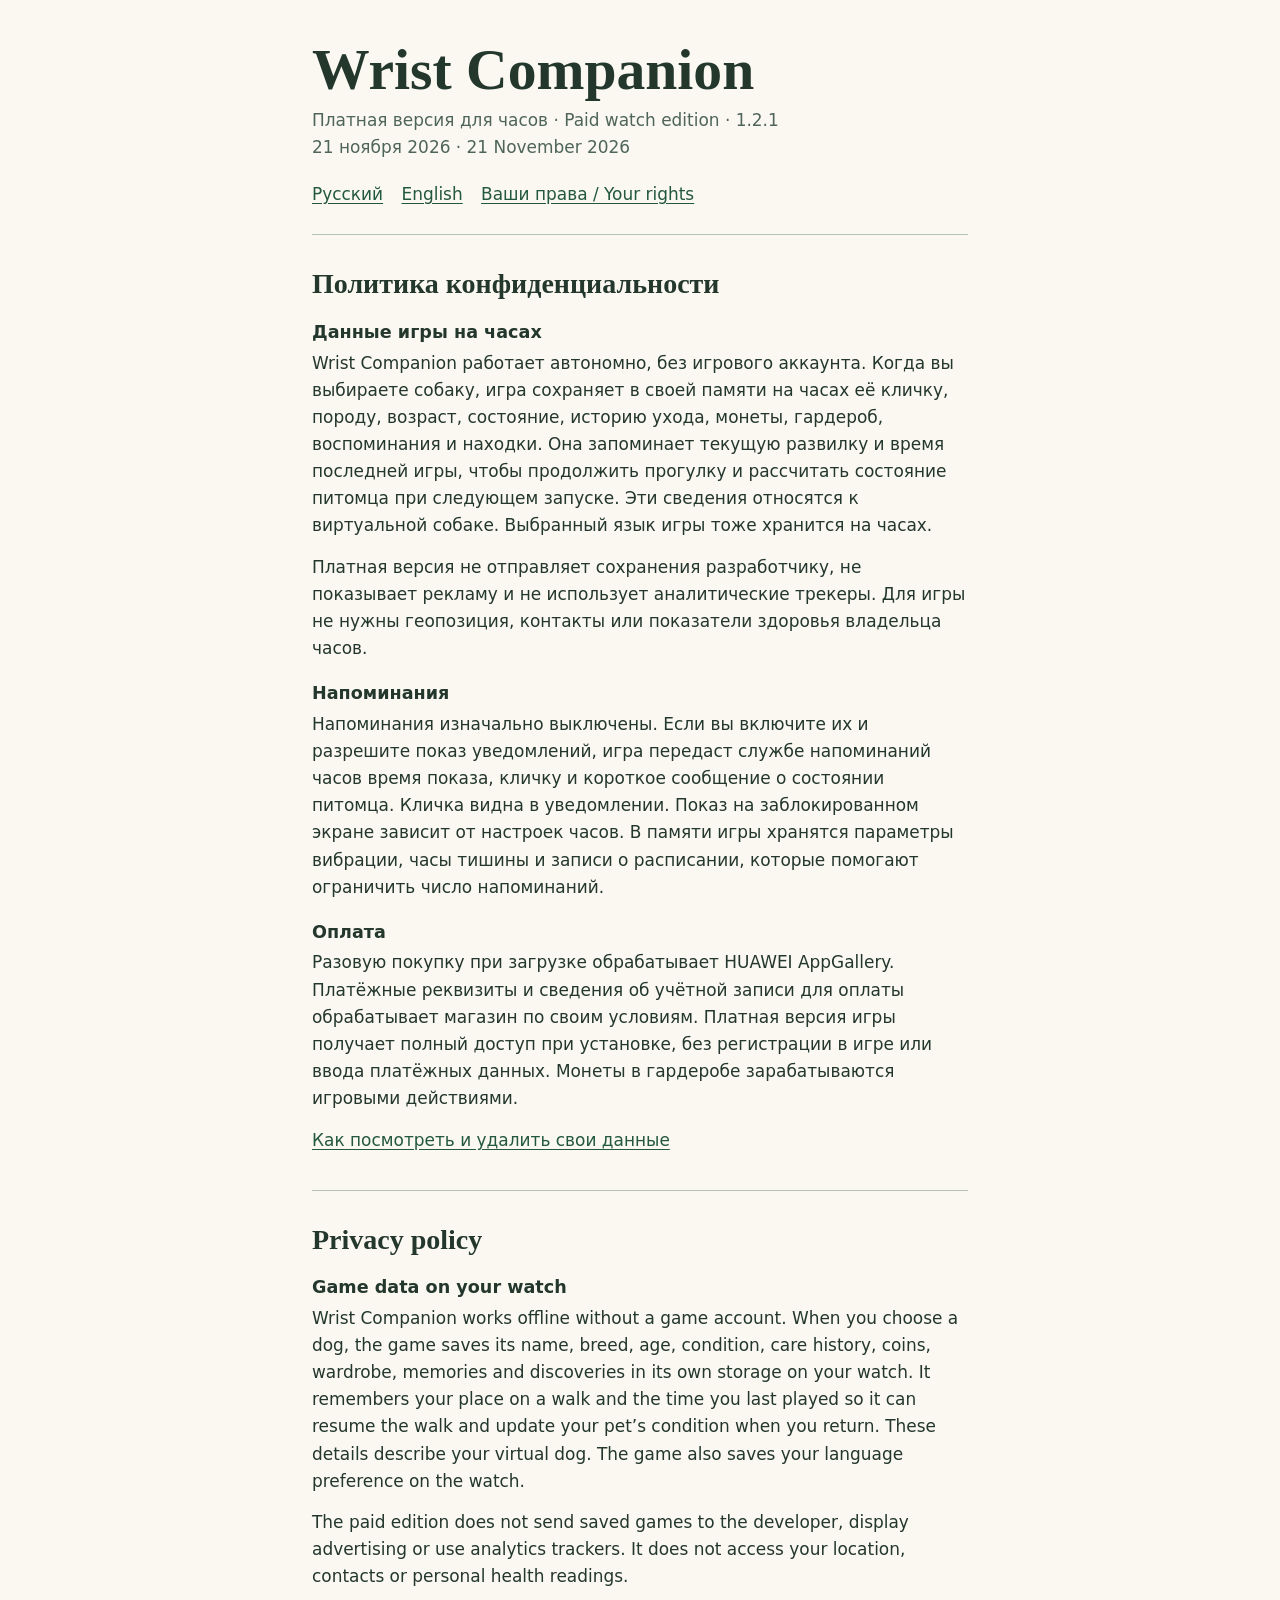
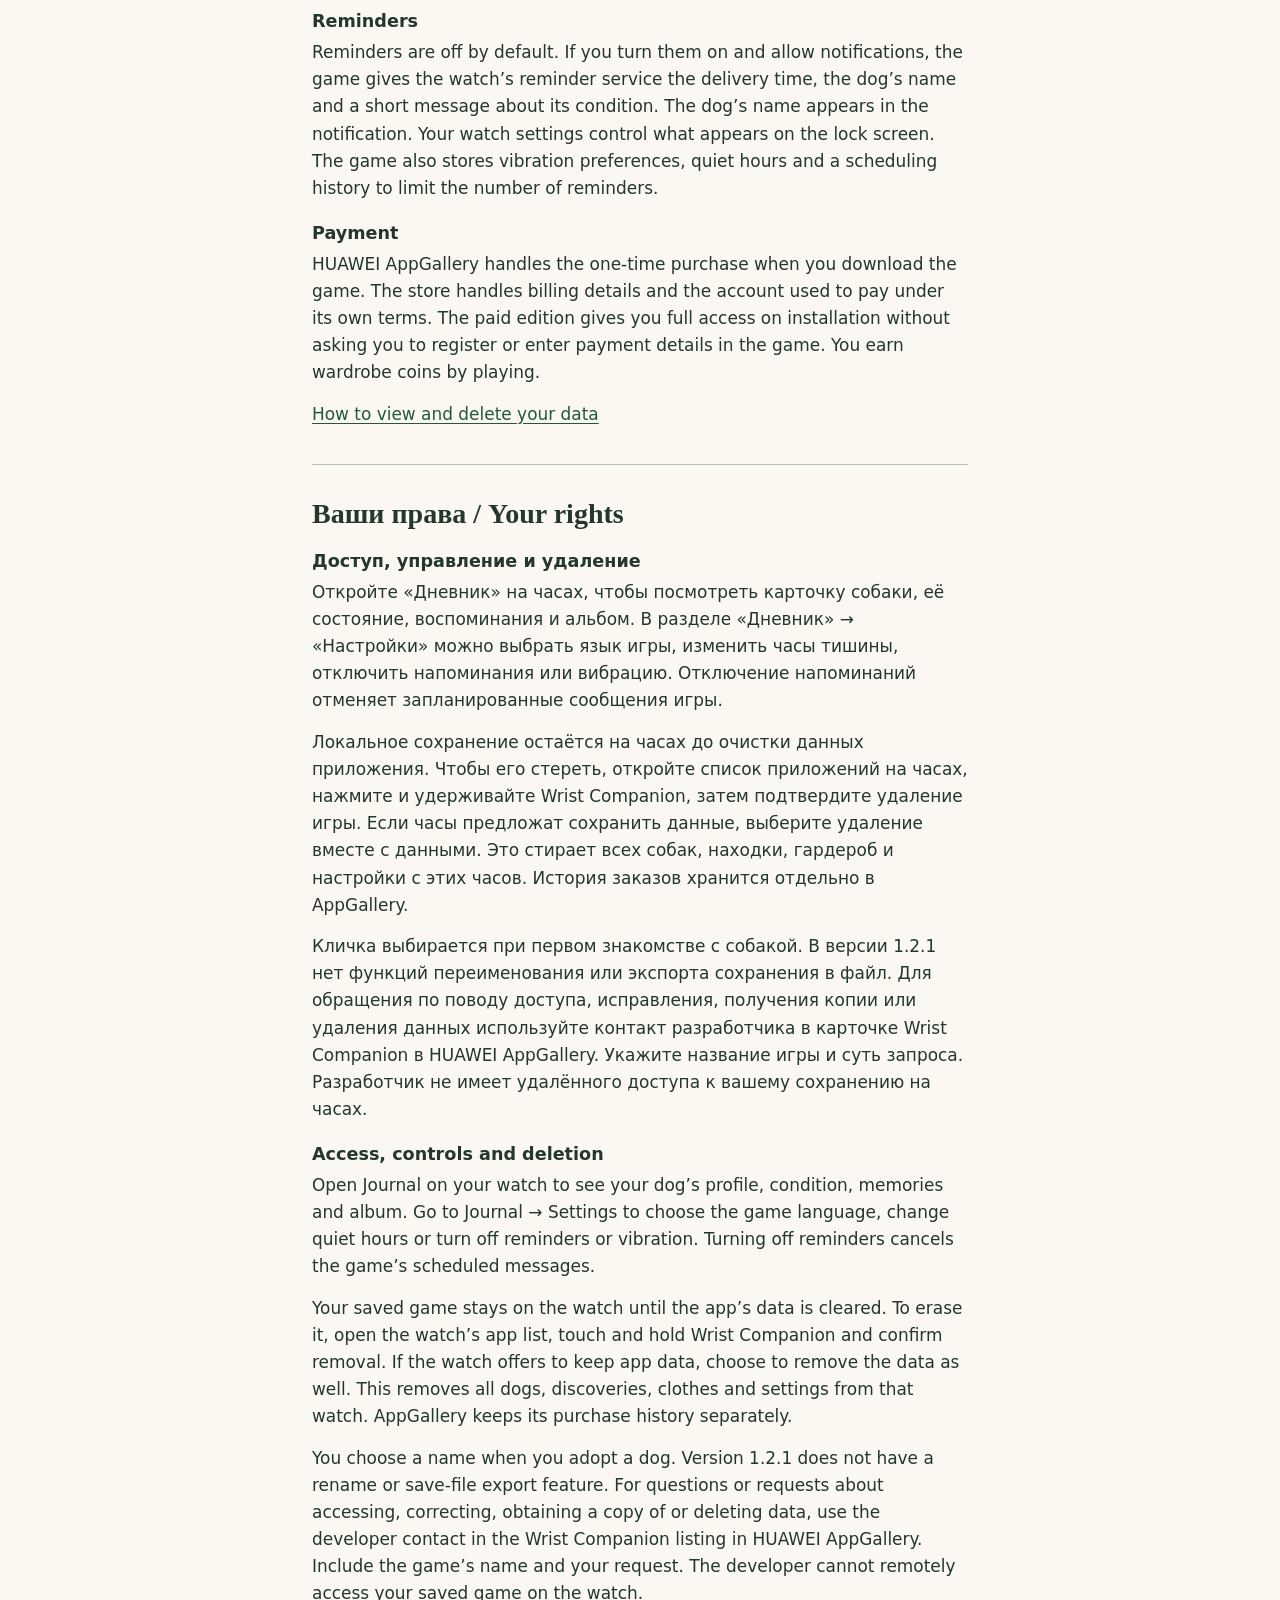
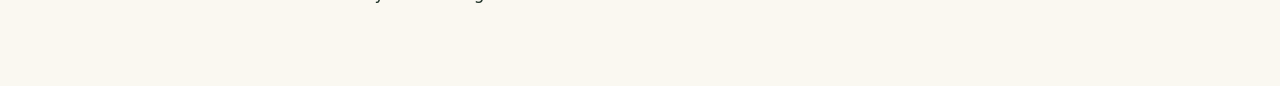
<file: wrist-companion/index.html>
<!doctype html>
<html lang="ru">
<head>
  <meta charset="utf-8">
  <meta name="viewport" content="width=device-width, initial-scale=1">
  <meta name="color-scheme" content="light dark">
  <title>Wrist Companion — Политика конфиденциальности · Privacy policy</title>
  <style>
    :root { color-scheme: light dark; --paper: #faf8f1; --ink: #24372d; --muted: #4f6558; --line: #b7c2b7; --link: #24583c; }
    @media (prefers-color-scheme: dark) {
      :root { --paper: #17231d; --ink: #f3f1e7; --muted: #c1cfc1; --line: #566b5b; --link: #b0e6ba; }
    }
    * { box-sizing: border-box; }
    html { background: var(--paper); color: var(--ink); }
    body { max-width: 48rem; margin: auto; padding: 2rem clamp(1.1rem, 5vw, 3.5rem) 4rem; font: 1.06rem/1.6 system-ui, sans-serif; }
    h1, h2, h3 { line-height: 1.22; }
    h1 { font: 600 clamp(2.2rem, 7vw, 3.6rem)/1.1 Georgia, serif; margin: .35rem 0; }
    h2 { font: 600 1.75rem/1.2 Georgia, serif; margin: 0 0 1rem; }
    h3 { font-size: 1.1rem; margin: 1.3rem 0 .25rem; }
    p { margin: .4rem 0 .9rem; }
    header, article { border-bottom: 1px solid var(--line); padding-bottom: 1.35rem; }
    article, #rights { margin-top: 2rem; }
    nav { display: flex; flex-wrap: wrap; gap: .5rem 1.15rem; }
    nav a { display: inline-block; padding: .3rem 0; }
    a { color: var(--link); text-underline-offset: .17em; }
    a:focus-visible { outline: 2px solid currentColor; outline-offset: .18em; }
    .edition { color: var(--muted); }
    :target { scroll-margin-top: 1rem; }
    @media print { nav { display: none; } body { max-width: none; padding: 0; } }
  </style>
</head>
<body>
  <header>
    <h1>Wrist Companion</h1>
    <p class="edition">Платная версия для часов · <span lang="en">Paid watch edition</span> · 1.2.1<br>
      <time datetime="2026-11-21">21 ноября 2026</time> · <span lang="en">21 November 2026</span></p>
    <nav aria-label="Разделы / Sections">
      <a href="#ru" lang="ru">Русский</a>
      <a href="#en" lang="en">English</a>
      <a href="#rights">Ваши права / <span lang="en">Your rights</span></a>
    </nav>
  </header>

  <main>
    <article id="ru" lang="ru">
      <h2>Политика конфиденциальности</h2>
      <h3>Данные игры на часах</h3>
      <p>Wrist Companion работает автономно, без игрового аккаунта. Когда вы выбираете собаку, игра сохраняет в своей памяти на часах её кличку, породу, возраст, состояние, историю ухода, монеты, гардероб, воспоминания и находки. Она запоминает текущую развилку и время последней игры, чтобы продолжить прогулку и рассчитать состояние питомца при следующем запуске. Эти сведения относятся к виртуальной собаке. Выбранный язык игры тоже хранится на часах.</p>
      <p>Платная версия не отправляет сохранения разработчику, не показывает рекламу и не использует аналитические трекеры. Для игры не нужны геопозиция, контакты или показатели здоровья владельца часов.</p>
      <h3>Напоминания</h3>
      <p>Напоминания изначально выключены. Если вы включите их и разрешите показ уведомлений, игра передаст службе напоминаний часов время показа, кличку и короткое сообщение о состоянии питомца. Кличка видна в уведомлении. Показ на заблокированном экране зависит от настроек часов. В памяти игры хранятся параметры вибрации, часы тишины и записи о расписании, которые помогают ограничить число напоминаний.</p>
      <h3>Оплата</h3>
      <p>Разовую покупку при загрузке обрабатывает HUAWEI AppGallery. Платёжные реквизиты и сведения об учётной записи для оплаты обрабатывает магазин по своим условиям. Платная версия игры получает полный доступ при установке, без регистрации в игре или ввода платёжных данных. Монеты в гардеробе зарабатываются игровыми действиями.</p>
      <p><a href="#rights-ru">Как посмотреть и удалить свои данные</a></p>
    </article>

    <article id="en" lang="en">
      <h2>Privacy policy</h2>
      <h3>Game data on your watch</h3>
      <p>Wrist Companion works offline without a game account. When you choose a dog, the game saves its name, breed, age, condition, care history, coins, wardrobe, memories and discoveries in its own storage on your watch. It remembers your place on a walk and the time you last played so it can resume the walk and update your pet’s condition when you return. These details describe your virtual dog. The game also saves your language preference on the watch.</p>
      <p>The paid edition does not send saved games to the developer, display advertising or use analytics trackers. It does not access your location, contacts or personal health readings.</p>
      <h3>Reminders</h3>
      <p>Reminders are off by default. If you turn them on and allow notifications, the game gives the watch’s reminder service the delivery time, the dog’s name and a short message about its condition. The dog’s name appears in the notification. Your watch settings control what appears on the lock screen. The game also stores vibration preferences, quiet hours and a scheduling history to limit the number of reminders.</p>
      <h3>Payment</h3>
      <p>HUAWEI AppGallery handles the one-time purchase when you download the game. The store handles billing details and the account used to pay under its own terms. The paid edition gives you full access on installation without asking you to register or enter payment details in the game. You earn wardrobe coins by playing.</p>
      <p><a href="#rights-en">How to view and delete your data</a></p>
    </article>

    <section id="rights" aria-labelledby="rights-title">
      <h2 id="rights-title">Ваши права / <span lang="en">Your rights</span></h2>
      <div id="rights-ru" lang="ru">
        <h3>Доступ, управление и удаление</h3>
        <p>Откройте «Дневник» на часах, чтобы посмотреть карточку собаки, её состояние, воспоминания и альбом. В разделе «Дневник» → «Настройки» можно выбрать язык игры, изменить часы тишины, отключить напоминания или вибрацию. Отключение напоминаний отменяет запланированные сообщения игры.</p>
        <p>Локальное сохранение остаётся на часах до очистки данных приложения. Чтобы его стереть, откройте список приложений на часах, нажмите и удерживайте Wrist Companion, затем подтвердите удаление игры. Если часы предложат сохранить данные, выберите удаление вместе с данными. Это стирает всех собак, находки, гардероб и настройки с этих часов. История заказов хранится отдельно в AppGallery.</p>
        <p>Кличка выбирается при первом знакомстве с собакой. В версии 1.2.1 нет функций переименования или экспорта сохранения в файл. Для обращения по поводу доступа, исправления, получения копии или удаления данных используйте контакт разработчика в карточке Wrist Companion в HUAWEI AppGallery. Укажите название игры и суть запроса. Разработчик не имеет удалённого доступа к вашему сохранению на часах.</p>
      </div>
      <div id="rights-en" lang="en">
        <h3>Access, controls and deletion</h3>
        <p>Open Journal on your watch to see your dog’s profile, condition, memories and album. Go to Journal → Settings to choose the game language, change quiet hours or turn off reminders or vibration. Turning off reminders cancels the game’s scheduled messages.</p>
        <p>Your saved game stays on the watch until the app’s data is cleared. To erase it, open the watch’s app list, touch and hold Wrist Companion and confirm removal. If the watch offers to keep app data, choose to remove the data as well. This removes all dogs, discoveries, clothes and settings from that watch. AppGallery keeps its purchase history separately.</p>
        <p>You choose a name when you adopt a dog. Version 1.2.1 does not have a rename or save-file export feature. For questions or requests about accessing, correcting, obtaining a copy of or deleting data, use the developer contact in the Wrist Companion listing in HUAWEI AppGallery. Include the game’s name and your request. The developer cannot remotely access your saved game on the watch.</p>
      </div>
    </section>
  </main>
</body>
</html>
</file>
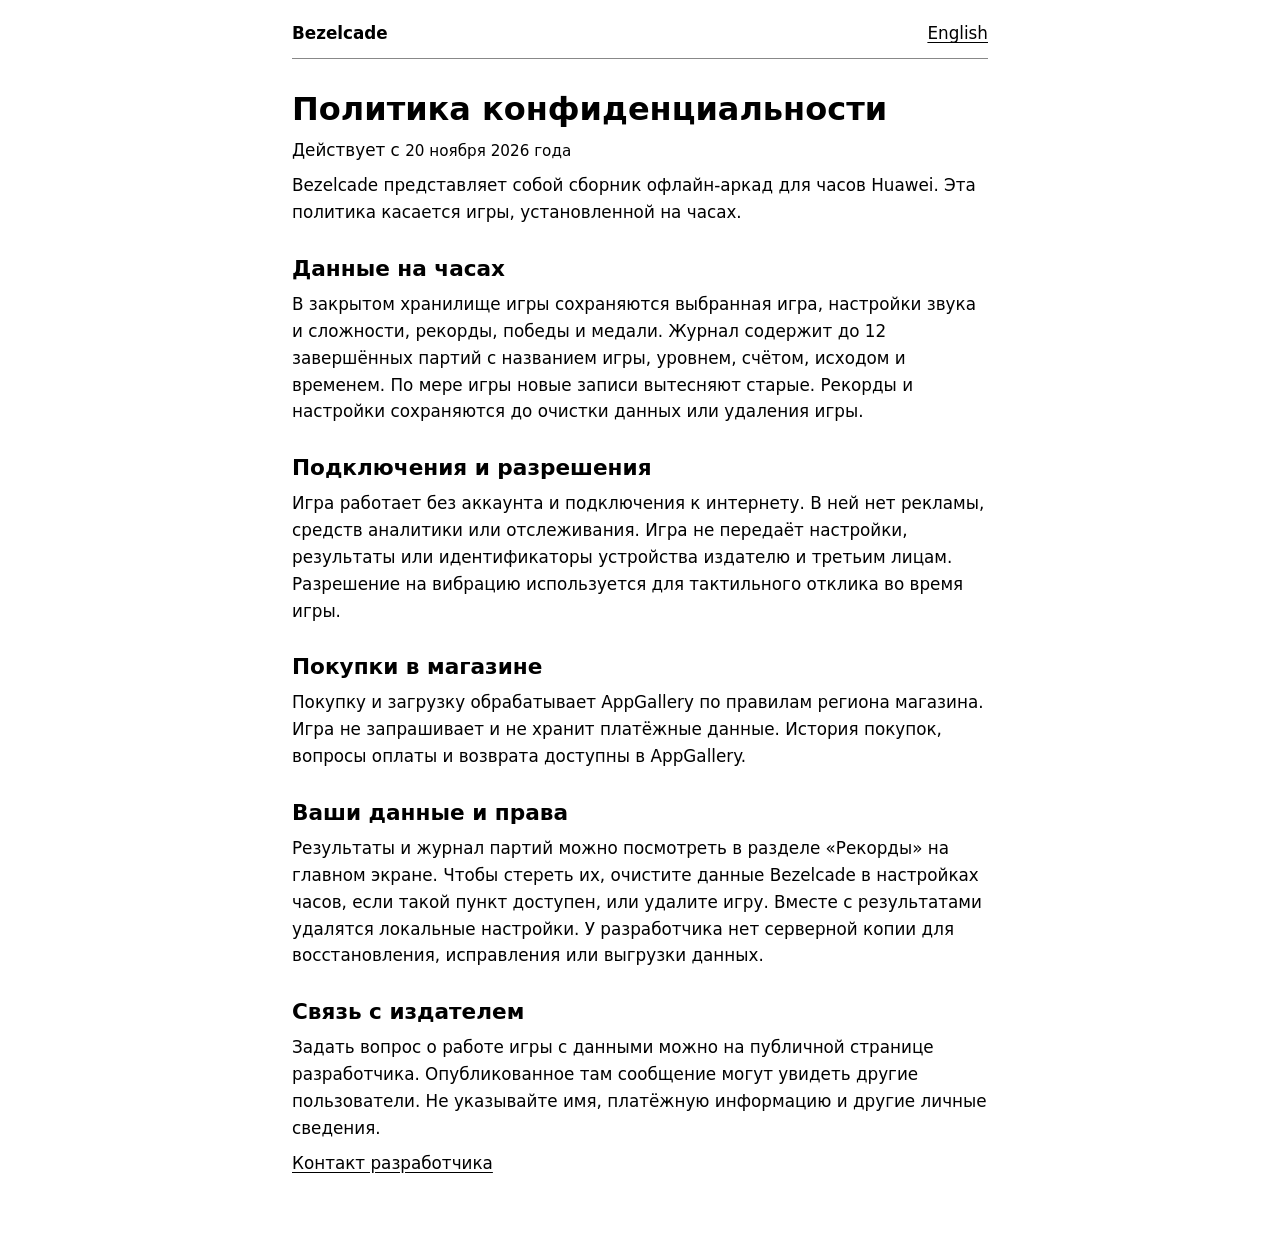
<file: bezelcade/ru/index.html>
<!doctype html>
<html lang="ru">
<head>
<meta charset="utf-8">
<meta name="viewport" content="width=device-width, initial-scale=1">
<title>Bezelcade | Политика конфиденциальности</title>
<link rel="stylesheet" href="../policy.css">
</head>
<body>
<header><strong>Bezelcade</strong><a lang="en" hreflang="en" href="../">English</a></header>
<main>
<h1>Политика конфиденциальности</h1>
<p>Действует с <time datetime="2026-11-20">20 ноября 2026 года</time></p>
<p>Bezelcade представляет собой сборник офлайн-аркад для часов Huawei. Эта политика касается игры, установленной на часах.</p>
<h2>Данные на часах</h2><p>В закрытом хранилище игры сохраняются выбранная игра, настройки звука и сложности, рекорды, победы и медали. Журнал содержит до 12 завершённых партий с названием игры, уровнем, счётом, исходом и временем. По мере игры новые записи вытесняют старые. Рекорды и настройки сохраняются до очистки данных или удаления игры.</p>
<h2>Подключения и разрешения</h2><p>Игра работает без аккаунта и подключения к интернету. В ней нет рекламы, средств аналитики или отслеживания. Игра не передаёт настройки, результаты или идентификаторы устройства издателю и третьим лицам. Разрешение на вибрацию используется для тактильного отклика во время игры.</p>
<h2>Покупки в магазине</h2><p>Покупку и загрузку обрабатывает AppGallery по правилам региона магазина. Игра не запрашивает и не хранит платёжные данные. История покупок, вопросы оплаты и возврата доступны в AppGallery.</p>
<h2 id="rights">Ваши данные и права</h2><p>Результаты и журнал партий можно посмотреть в разделе «Рекорды» на главном экране. Чтобы стереть их, очистите данные Bezelcade в настройках часов, если такой пункт доступен, или удалите игру. Вместе с результатами удалятся локальные настройки. У разработчика нет серверной копии для восстановления, исправления или выгрузки данных.</p>
<h2>Связь с издателем</h2><p>Задать вопрос о работе игры с данными можно на публичной странице разработчика. Опубликованное там сообщение могут увидеть другие пользователи. Не указывайте имя, платёжную информацию и другие личные сведения.</p>
<p><a href="https://github.com/duremarus148/tgshka-hos-privacy/issues">Контакт разработчика</a></p>
</main>
</body>
</html>
</file>
<file: bezelcade/policy.css>
*{box-sizing:border-box}html{color-scheme:light dark}body{max-width:46rem;margin:auto;padding:1.25rem 1.25rem 4rem;font:1.05rem/1.6 system-ui,sans-serif}header{display:flex;align-items:baseline;justify-content:space-between;gap:1rem;border-bottom:1px solid #888;padding-bottom:.7rem}h1{font-size:2rem;line-height:1.15;margin:2rem 0 .6rem}h2{font-size:1.35rem;line-height:1.3;margin:1.8rem 0 .5rem}p{margin:.5rem 0}a{color:inherit;text-underline-offset:.15em}time{font-size:.95rem}#rights{scroll-margin-top:1rem}
</file>
